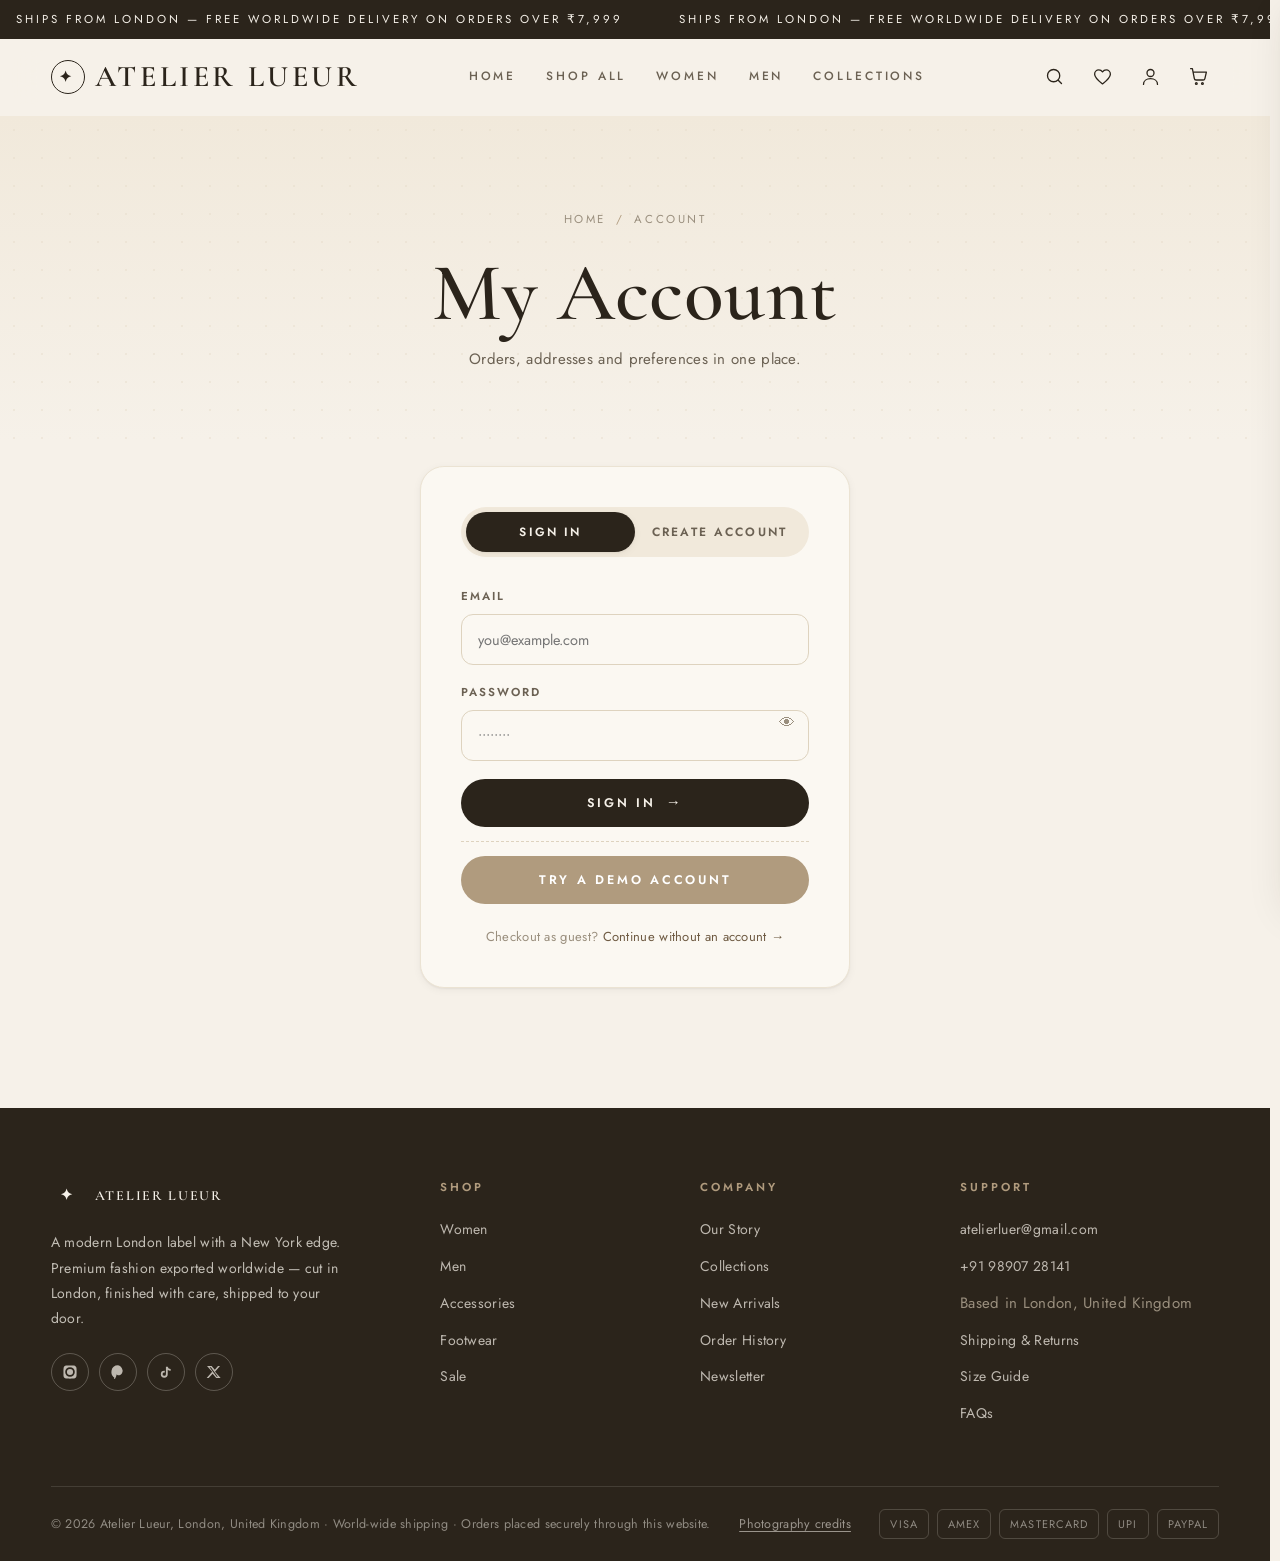
<file: account.html>
<!DOCTYPE html>
<html lang="en">
<head>
  <meta charset="UTF-8">
  <meta name="viewport" content="width=device-width, initial-scale=1.0">
  <title>Account — Atelier</title>
  <meta name="description" content="Sign in, register or manage your Atelier Lueur account.">
  <link rel="preconnect" href="https://fonts.googleapis.com">
  <link rel="preconnect" href="https://fonts.gstatic.com" crossorigin>
  <link href="https://fonts.googleapis.com/css2?family=Cormorant+Garamond:ital,wght@0,400;0,500;0,600;0,700;1,400;1,500&family=Jost:wght@300;400;500;600&display=swap" rel="stylesheet">
  <link rel="stylesheet" href="css/styles.css">
  <link rel="icon" href="data:image/svg+xml,<svg xmlns='http://www.w3.org/2000/svg' viewBox='0 0 100 100'><text y='.9em' font-size='90'>✦</text></svg>">
</head>
<body>

  <main data-main>

    <section class="page-hero">
      <div class="inner container">
        <nav class="breadcrumb"><a href="index.html">Home</a><span class="sep">/</span><span id="bc">Account</span></nav>
        <h1 class="display mt-16" id="heroTitle">My Account</h1>
        <p id="heroSub">Orders, addresses and preferences in one place.</p>
      </div>
    </section>

    <section class="container section" style="padding-top:24px;padding-bottom:120px">
      <div class="auth-wrap" id="authView"></div>
      <div class="account-grid" id="dashView" style="display:none">
        <aside class="account-side" id="acctSide"></aside>
        <div class="acct-panel" id="acctPanel"></div>
      </div>
    </section>

  </main>

  <div class="preloader" id="preloader"><div><div class="pl-mark">L<span class="dot">✦</span>UEUR</div><div class="pl-line"></div></div></div>

  <script src="js/data.js"></script>
  <script src="js/store.js"></script>
  <script src="js/ui.js"></script>
  <script src="js/account.js"></script>
</body>
</html>
</file>
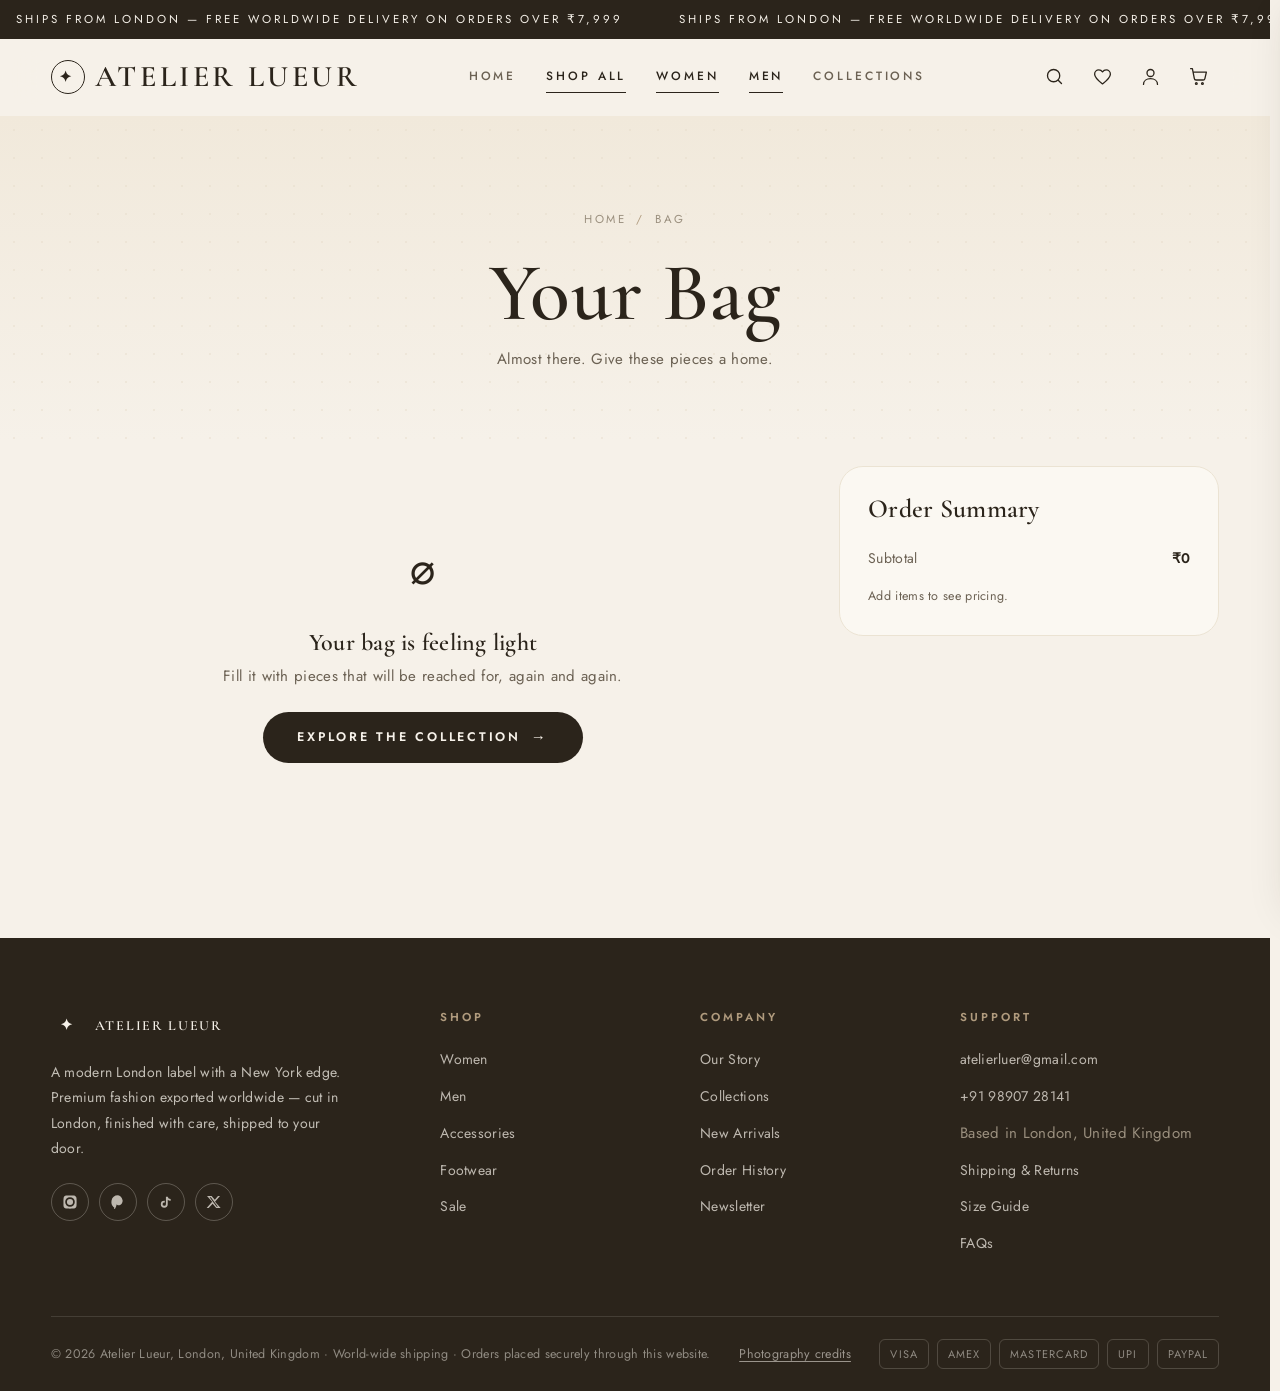
<file: cart.html>
<!DOCTYPE html>
<html lang="en">
<head>
  <meta charset="UTF-8">
  <meta name="viewport" content="width=device-width, initial-scale=1.0">
  <title>Your Bag — Atelier Lueur</title>
  <meta name="description" content="Review and manage your shopping bag before checkout.">
  <link rel="preconnect" href="https://fonts.googleapis.com">
  <link rel="preconnect" href="https://fonts.gstatic.com" crossorigin>
  <link href="https://fonts.googleapis.com/css2?family=Cormorant+Garamond:ital,wght@0,400;0,500;0,600;0,700;1,400;1,500&family=Jost:wght@300;400;500;600&display=swap" rel="stylesheet">
  <link rel="stylesheet" href="css/styles.css">
  <link rel="icon" href="data:image/svg+xml,<svg xmlns='http://www.w3.org/2000/svg' viewBox='0 0 100 100'><text y='.9em' font-size='90'>✦</text></svg>">
</head>
<body>

  <main data-main>

    <section class="page-hero">
      <div class="inner container">
        <nav class="breadcrumb"><a href="index.html">Home</a><span class="sep">/</span><span>Bag</span></nav>
        <h1 class="display mt-16" id="pageTitle">Your Bag</h1>
        <p>Almost there. Give these pieces a home.</p>
      </div>
    </section>

    <section class="container section" style="padding-top:24px">
      <div class="cart-page">
        <div class="cart-list" id="cartList"></div>
        <aside class="order-summary" id="orderSummary"></aside>
      </div>
    </section>

    <section class="section" id="upsellSection" style="display:none">
      <div class="container">
        <div class="flex-between mb-32"><div><span class="eyebrow reveal">Complete the look</span><h2 class="h-md mt-8 reveal" data-delay="1">Loved with your bag</h2></div></div>
        <div class="grid g-4" id="upsellGrid"></div>
      </div>
    </section>

  </main>

  <div class="preloader" id="preloader"><div><div class="pl-mark">L<span class="dot">✦</span>UEUR</div><div class="pl-line"></div></div></div>

  <script src="js/data.js"></script>
  <script src="js/store.js"></script>
  <script src="js/ui.js"></script>
  <script src="js/cart.js"></script>
</body>
</html>
</file>
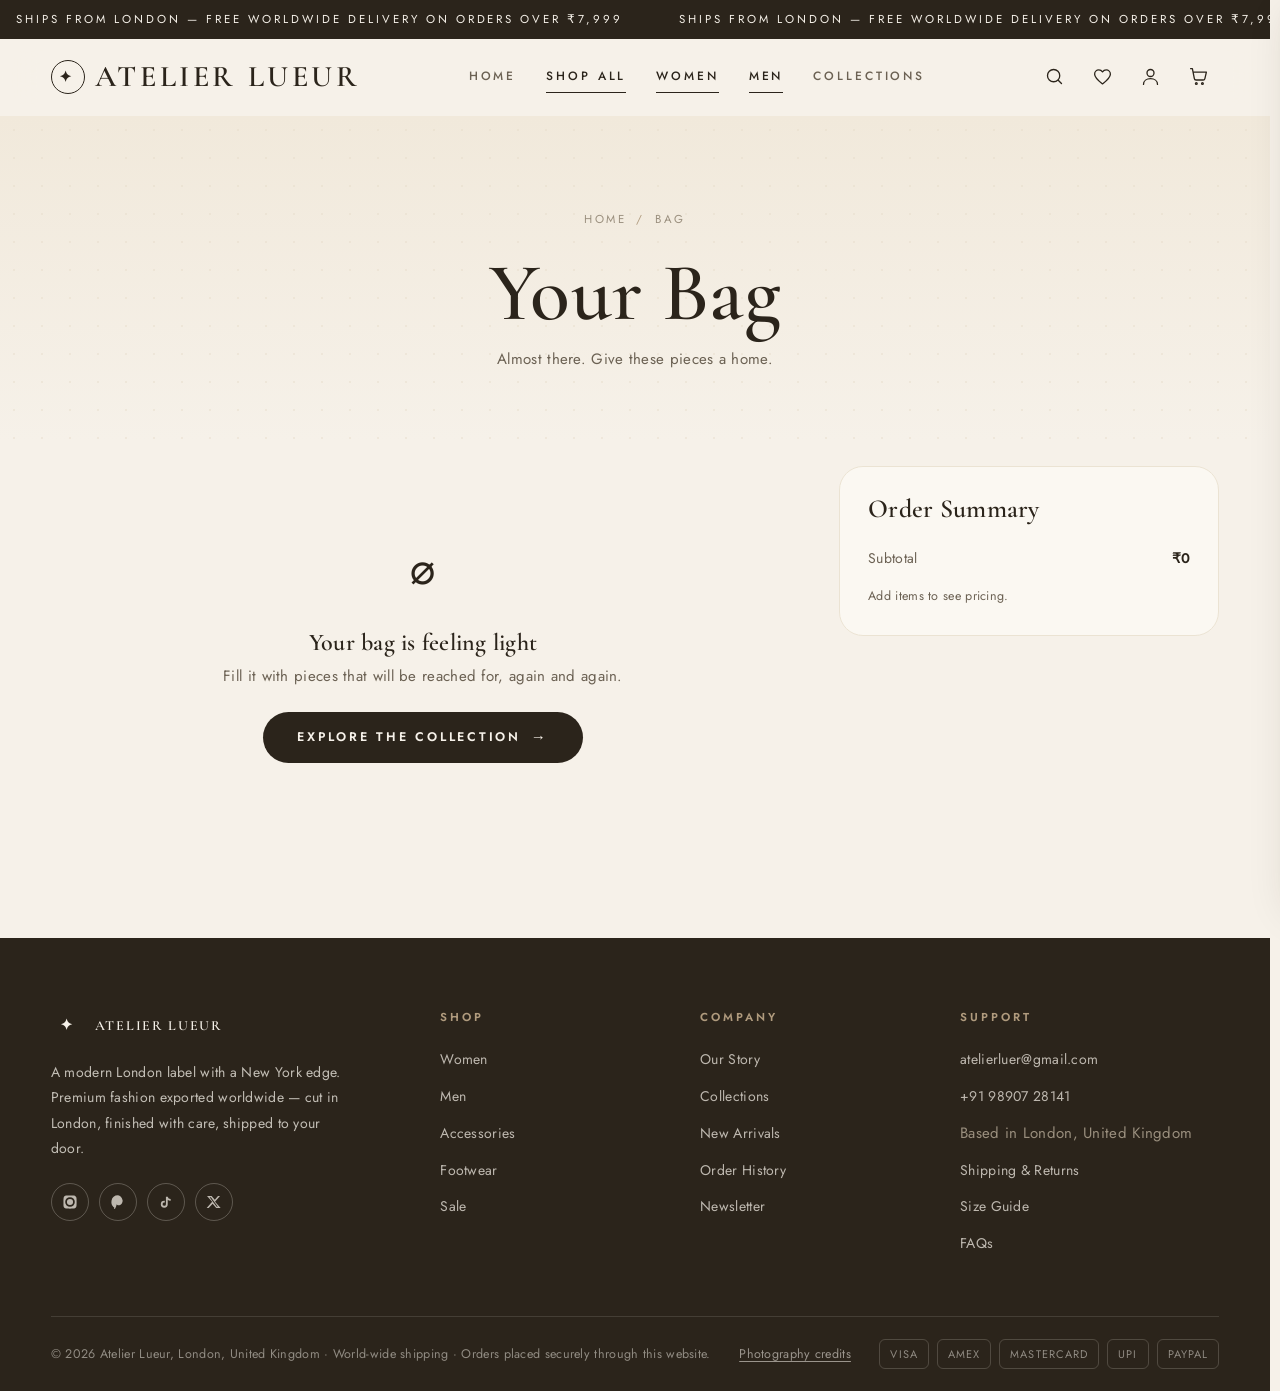
<file: checkout.html>
<!DOCTYPE html>
<html lang="en">
<head>
  <meta charset="UTF-8">
  <meta name="viewport" content="width=device-width, initial-scale=1.0">
  <title>Checkout — Atelier Lueur</title>
  <meta name="description" content="Secure checkout.">
  <link rel="preconnect" href="https://fonts.googleapis.com">
  <link rel="preconnect" href="https://fonts.gstatic.com" crossorigin>
  <link href="https://fonts.googleapis.com/css2?family=Cormorant+Garamond:ital,wght@0,400;0,500;0,600;0,700;1,400;1,500&family=Jost:wght@300;400;500;600&display=swap" rel="stylesheet">
  <link rel="stylesheet" href="css/styles.css">
  <link rel="icon" href="data:image/svg+xml,<svg xmlns='http://www.w3.org/2000/svg' viewBox='0 0 100 100'><text y='.9em' font-size='90'>✦</text></svg>">
</head>
<body>

  <main data-main>

    <section class="page-hero" style="padding:34px 0 8px;background:transparent">
      <div class="inner container">
        <nav class="breadcrumb"><a href="cart.html">Bag</a><span class="sep">/</span><span>Checkout</span></nav>
      </div>
    </section>

    <section class="container section" style="padding-top:24px">
      <div class="checkout-grid">

        <div>
          <!-- stepper -->
          <div class="stepper" id="stepper">
            <div class="step active" data-step="1"><span class="step-num">1</span><div><b>Contact &amp; Delivery</b><small>Where should we send it?</small></div></div>
            <div class="step-line"></div>
            <div class="step" data-step="2"><span class="step-num">2</span><div><b>Payment</b><small>How would you like to pay?</small></div></div>
          </div>

          <!-- STEP 1 -->
          <div class="checkout-panel" id="panel1">
            <h2 class="h-sm mb-8">Contact</h2>

            <div class="field">
              <label>Email <span class="req">*</span></label>
              <input type="email" id="cEmail" placeholder="you@example.com" autocomplete="email">
              <div class="field-err">Enter a valid email address.</div>
            </div>

            <div class="field-row">
              <div class="field">
                <label>First name <span class="req">*</span></label>
                <input type="text" id="cFirst" placeholder="Ananya" autocomplete="given-name">
                <div class="field-err">Required.</div>
              </div>
              <div class="field">
                <label>Last name <span class="req">*</span></label>
                <input type="text" id="cLast" placeholder="Sharma" autocomplete="family-name">
                <div class="field-err">Required.</div>
              </div>
            </div>

            <div class="field">
              <label>Address <span class="req">*</span></label>
              <input type="text" id="cAddr" placeholder="MG Road, 42" autocomplete="street-address">
              <div class="field-err">Required.</div>
            </div>

            <div class="field-row">
              <div class="field">
                <label>City <span class="req">*</span></label>
                <input type="text" id="cCity" placeholder="Bengaluru">
                <div class="field-err">Required.</div>
              </div>
              <div class="field" style="flex:0.6">
                <label>Postcode <span class="req">*</span></label>
                <input type="text" id="cZip" placeholder="560001" maxlength="10">
                <div class="field-err">Required.</div>
              </div>
            </div>

            <div class="field-row">
              <div class="field">
                <label>Country <span class="req">*</span></label>
                <select id="cCountry">
                  <option value="">Select a country…</option><option>United Kingdom</option><option>United States</option><option>United Arab Emirates</option><option>Singapore</option><option>Australia</option><option>Canada</option><option>Germany</option><option>France</option><option>Italy</option><option>Spain</option><option>Japan</option><option>South Africa</option><option>India</option>
                </select>
                <div class="field-err">Required.</div>
              </div>
              <div class="field">
                <label>Phone <span class="req">*</span></label>
                <input type="tel" id="cPhone" placeholder="+44 7700 900123">
                <div class="field-err">Required.</div>
              </div>
            </div>

            <label class="saved-addr mt-8" style="display:flex;align-items:center;gap:10px;padding:12px 16px;font-size:13px">
              <input type="checkbox" id="saveAddr" checked style="accent-color:var(--ink)"> Save this address to my account for faster checkout next time.
            </label>

            <h2 class="h-sm mt-32 mb-8">Delivery method</h2>
            <div class="grid gap-12">
              <div class="method-card selected" data-mid="std">
                <span class="radio"></span>
                <div><div class="mc-title">Standard</div><div class="mc-sub">Arrives in 4–6 business days</div></div>
                <span class="mc-price">FREE</span>
              </div>
              <div class="method-card" data-mid="exp">
                <span class="radio"></span>
                <div><div class="mc-title">Express</div><div class="mc-sub">Arrives in 2–3 business days</div></div>
                <span class="mc-price">₹399</span>
              </div>
              <div class="method-card" data-mid="prm">
                <span class="radio"></span>
                <div><div class="mc-title">Premium Same-Day</div><div class="mc-sub">Today — London, New York, Paris</div></div>
                <span class="mc-price">₹599</span>
              </div>
            </div>

            <button class="btn btn--primary btn--block mt-32" id="toStep2">Continue to Payment <span class="ico">→</span></button>
          </div>

          <!-- STEP 2 -->
          <div class="checkout-panel" id="panel2" style="display:none">
            <h2 class="h-sm mb-16">Payment</h2>

            <div class="method-card selected mb-16" data-pay="card">
              <span class="radio"></span>
              <div class="pay-option" style="flex:1"><div><div class="mc-title">Card</div><div class="mc-sub">Visa, Mastercard, Amex</div></div>
              <div class="pay-icons"><span>VISA</span><span>AMEX</span><span>MC</span></div></div>
            </div>

            <div id="cardFields">
              <div class="field">
                <label>Card number <span class="req">*</span></label>
                <input type="text" id="cardNum" inputmode="numeric" placeholder="4242 4242 4242 4242" maxlength="19">
                <div class="field-err">Enter a valid card number.</div>
              </div>
              <div class="field-row">
                <div class="field">
                  <label>Expiry <span class="req">*</span></label>
                  <input type="text" id="cardExp" inputmode="numeric" placeholder="MM / YY" maxlength="7">
                  <div class="field-err">Valid future date required.</div>
                </div>
                <div class="field">
                  <label>CVC <span class="req">*</span></label>
                  <input type="text" id="cardCvc" inputmode="numeric" placeholder="123" maxlength="4">
                  <div class="field-err">3–4 digits.</div>
                </div>
              </div>
              <div class="field">
                <label>Name on card <span class="req">*</span></label>
                <input type="text" id="cardName" placeholder="ANANYA SHARMA">
                <div class="field-err">Required.</div>
              </div>
            </div>

            <div class="method-card mb-8" data-pay="paypal">
              <span class="radio"></span>
              <div class="pay-option" style="flex:1"><div><div class="mc-title">PayPal</div><div class="mc-sub">You'll be redirected to confirm</div></div><span class="pay-icons"><span style="font-weight:600;font-size:13px">Pay</span><span>Pal</span></div></div>
            </div>
            <div class="method-card" data-pay="apple">
              <span class="radio"></span>
              <div class="pay-option" style="flex:1"><div><div class="mc-title">Apple Pay</div><div class="mc-sub">Fast checkout with Face ID</div></div><span class="pay-icons"><span style="font-weight:600;font-size:13px"></span></div></div>
            </div>

            <div class="pay-note mt-24" style="display:flex;gap:10px;align-items:center;font-size:12.5px;color:var(--ink-soft);background:var(--bg-cream);padding:14px 16px;border-radius:var(--radius)">
              🔒 256-bit SSL encrypted. We never store your full card details.
            </div>

            <div class="flex gap-12 mt-32">
              <button class="btn btn--ghost" id="backStep1">← Back</button>
              <button class="btn btn--primary btn--block" id="placeOrder"><span class="shine"></span>Pay <span class="amt-btn" id="payAmt"></span></button>
            </div>
          </div>
        </div>

        <!-- summary -->
        <aside class="checkout-summary" id="checkoutSummary"></aside>
      </div>
    </section>

  </main>

  <div class="preloader" id="preloader"><div><div class="pl-mark">L<span class="dot">✦</span>UEUR</div><div class="pl-line"></div></div></div>

  <script src="js/data.js"></script>
  <script src="js/store.js"></script>
  <script src="js/ui.js"></script>
  <script src="js/checkout.js"></script>
</body>
</html>
</file>
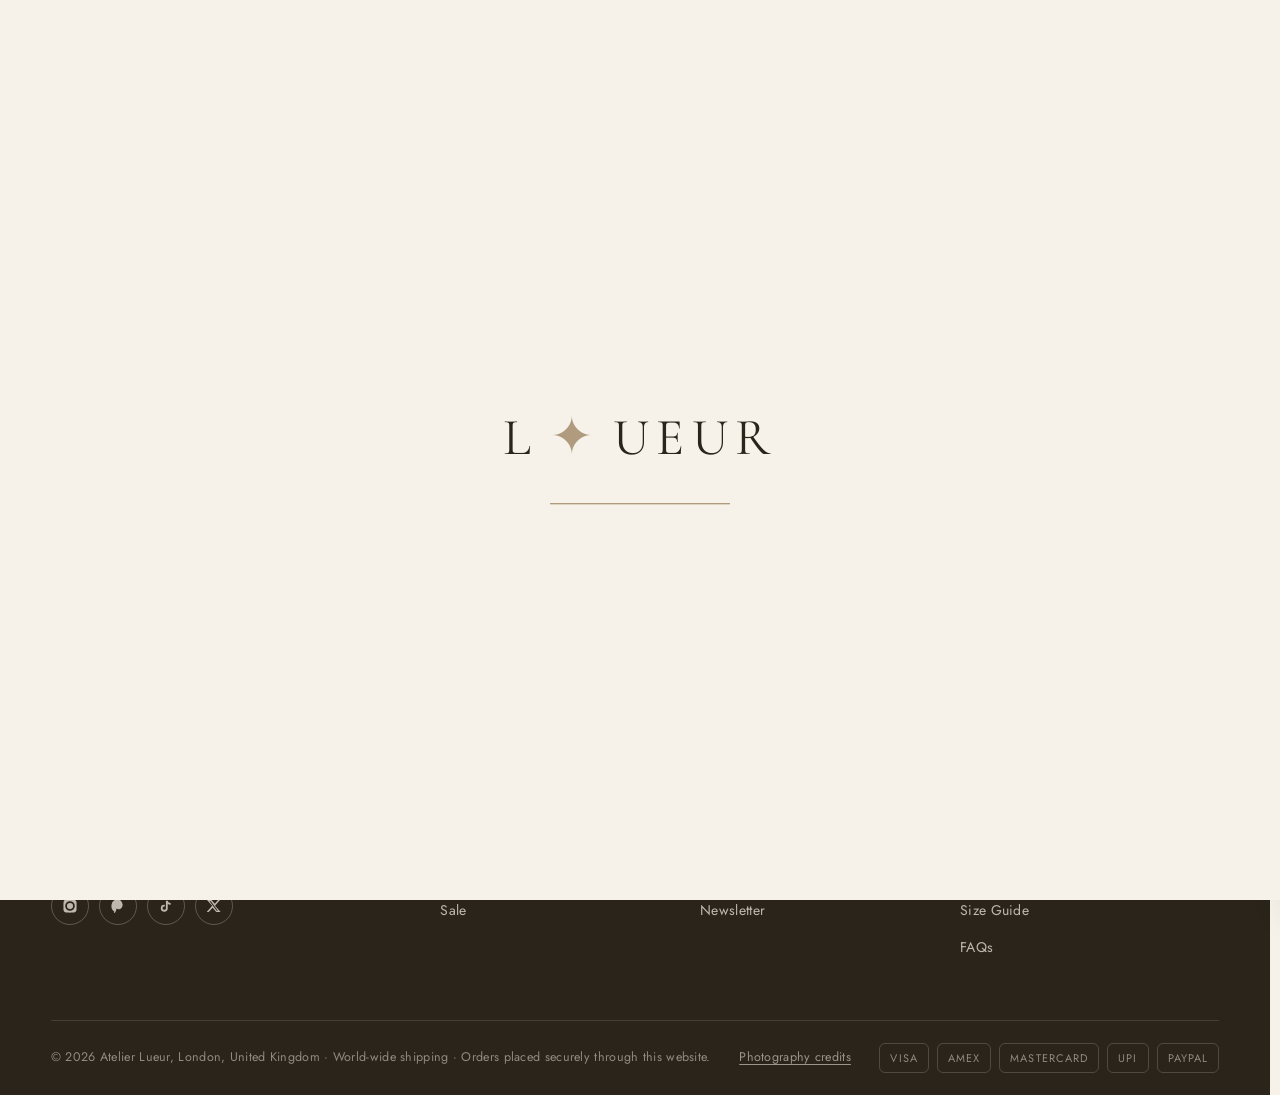
<file: confirmation.html>
<!DOCTYPE html>
<html lang="en">
<head>
  <meta charset="UTF-8">
  <meta name="viewport" content="width=device-width, initial-scale=1.0">
  <title>Order Confirmed — Atelier Lueur</title>
  <meta name="description" content="Thank you for your order.">
  <link rel="preconnect" href="https://fonts.googleapis.com">
  <link rel="preconnect" href="https://fonts.gstatic.com" crossorigin>
  <link href="https://fonts.googleapis.com/css2?family=Cormorant+Garamond:ital,wght@0,400;0,500;0,600;0,700;1,400;1,500&family=Jost:wght@300;400;500;600&display=swap" rel="stylesheet">
  <link rel="stylesheet" href="css/styles.css">
  <link rel="icon" href="data:image/svg+xml,<svg xmlns='http://www.w3.org/2000/svg' viewBox='0 0 100 100'><text y='.9em' font-size='90'>✦</text></svg>">
</head>
<body>

  <main data-main>

    <section class="success-hero">
      <div class="container">
        <div class="success-ring">✓</div>
        <span class="eyebrow" style="justify-content:center">Payment confirmed</span>
        <h1 class="h-lg mt-16">Grazie, thank you.</h1>
        <p class="muted mt-8">Your order has been received and is being prepared with care.<br>A confirmation email is on its way.</p>

        <div class="order-ticket">
          <div class="ticket-head">
            <div><div class="ord-id" id="ordId">AT-XXXXXX</div><div class="tiny mt-8" style="opacity:.6" id="ordDate"></div></div>
            <span class="ord-status">Processing</span>
          </div>
          <div class="ticket-body">
            <div class="checkout-summary mini" id="ordSummary"></div>
            <div class="grid g-2 mt-24">
              <div>
                <div class="tiny mb-8" style="letter-spacing:.2em;color:var(--ink-faint)">DELIVER TO</div>
                <div class="small" id="ordAddr" style="line-height:1.8"></div>
              </div>
              <div>
                <div class="tiny mb-8" style="letter-spacing:.2em;color:var(--ink-faint)">PAYMENT</div>
                <div class="small" id="ordPay"></div>
              </div>
            </div>
            <div class="os-divider"></div>
            <div class="os-total"><span class="lbl">Total Paid</span><span class="amt" id="ordTotal"></span></div>
          </div>
        </div>

        <div class="mt-48 flex gap-12" style="justify-content:center;flex-wrap:wrap">
          <a class="btn btn--primary" href="shop.html">Continue Shopping <span class="ico">→</span></a>
          <a class="btn btn--ghost" href="account.html#orders">Track My Order</a>
        </div>
      </div>
    </section>

  </main>

  <div class="preloader" id="preloader"><div><div class="pl-mark">L<span class="dot">✦</span>UEUR</div><div class="pl-line"></div></div></div>

  <script src="js/data.js"></script>
  <script src="js/store.js"></script>
  <script src="js/ui.js"></script>
  <script src="js/confirmation.js"></script>
</body>
</html>
</file>
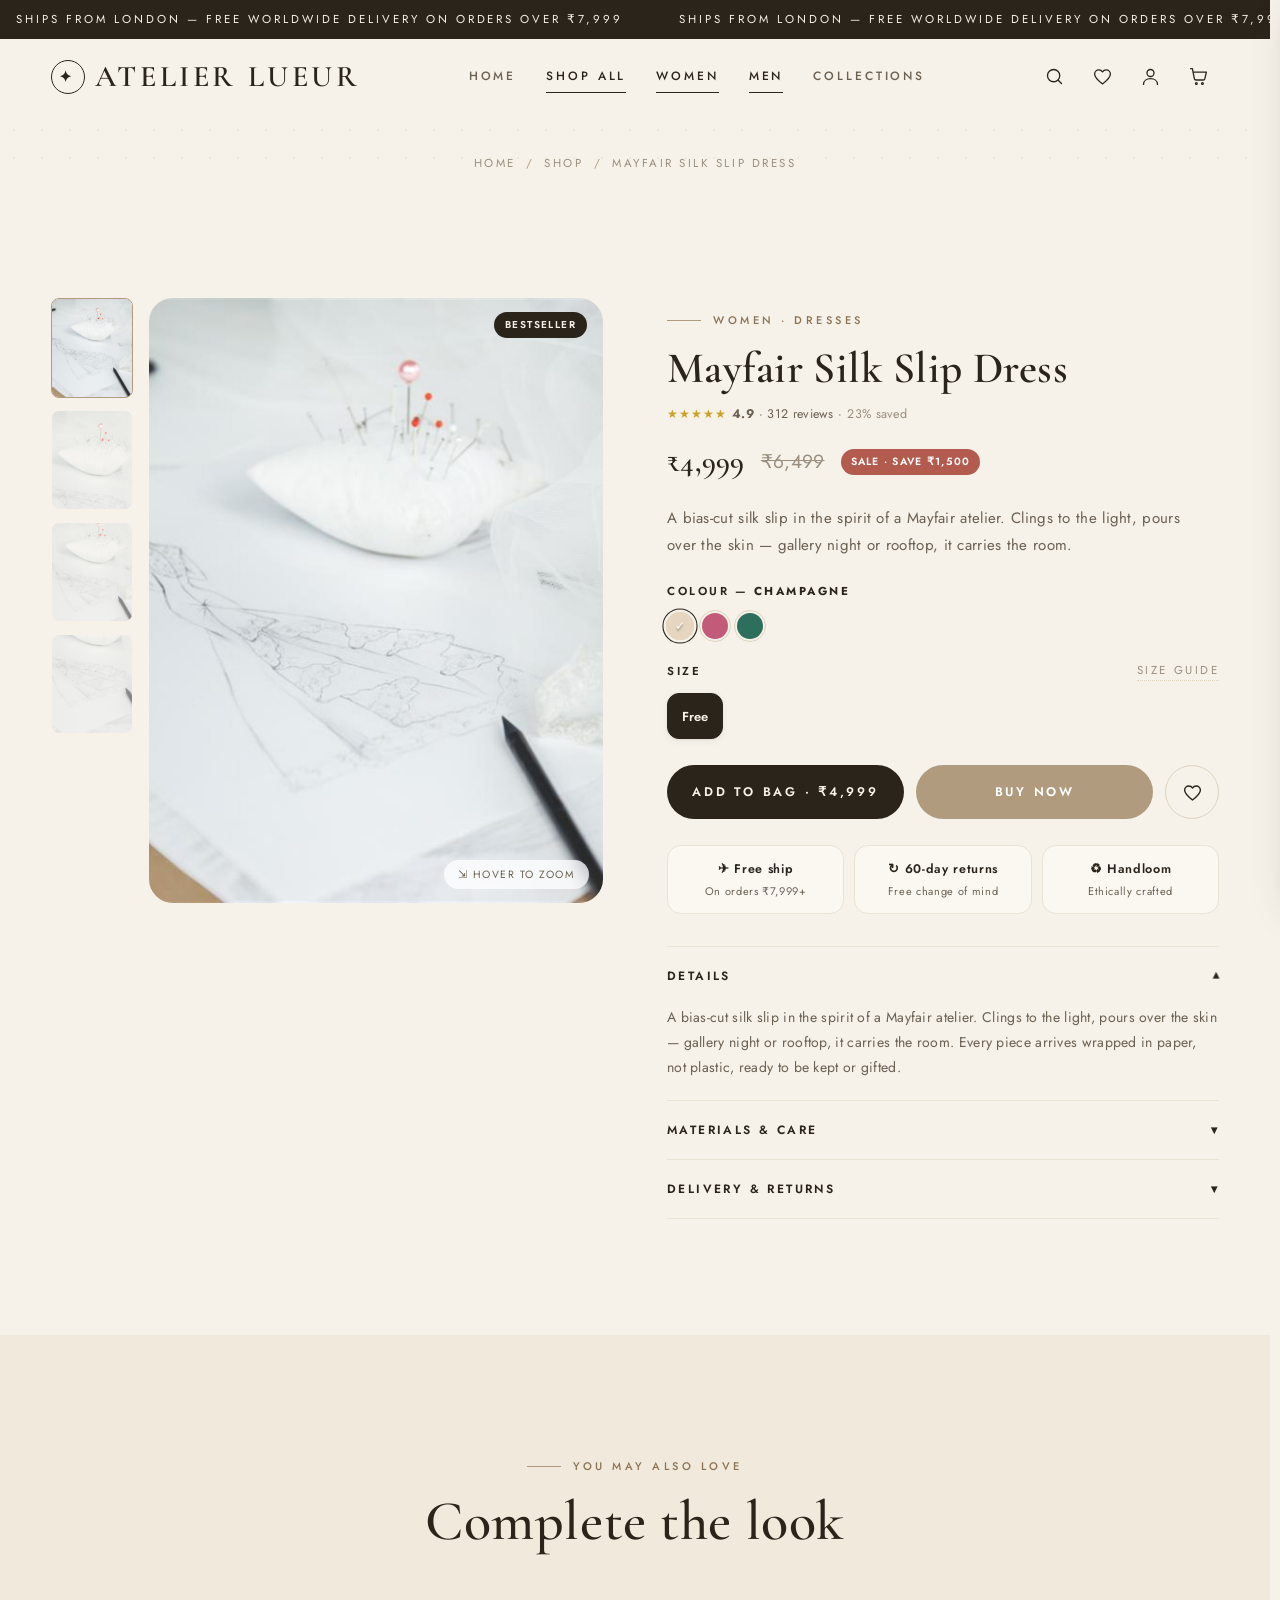
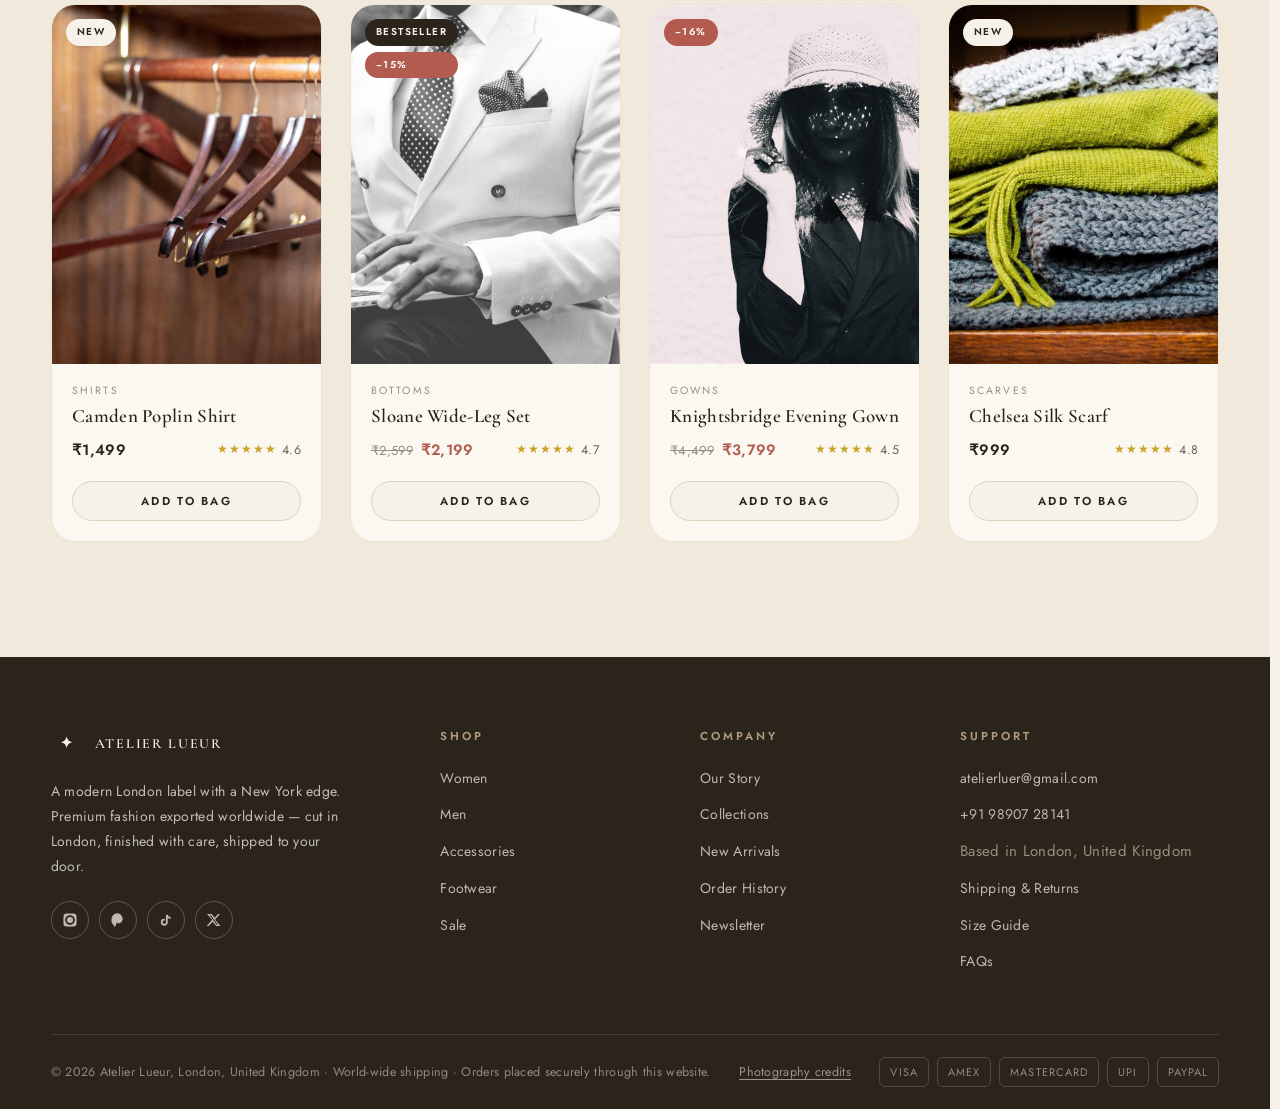
<file: product.html>
<!DOCTYPE html>
<html lang="en">
<head>
  <meta charset="UTF-8">
  <meta name="viewport" content="width=device-width, initial-scale=1.0">
  <title>Product — Atelier Lueur</title>
  <meta name="description" content="Product detail page.">
  <link rel="preconnect" href="https://fonts.googleapis.com">
  <link rel="preconnect" href="https://fonts.gstatic.com" crossorigin>
  <link href="https://fonts.googleapis.com/css2?family=Cormorant+Garamond:ital,wght@0,400;0,500;0,600;0,700;1,400;1,500&family=Jost:wght@300;400;500;600&display=swap" rel="stylesheet">
  <link rel="stylesheet" href="css/styles.css">
  <link rel="icon" href="data:image/svg+xml,<svg xmlns='http://www.w3.org/2000/svg' viewBox='0 0 100 100'><text y='.9em' font-size='90'>✦</text></svg>">
</head>
<body>

  <main data-main>
    <section class="page-hero" style="padding:34px 0 8px;background:transparent">
      <div class="inner container">
        <nav class="breadcrumb">
          <a href="index.html">Home</a><span class="sep">/</span>
          <a href="shop.html">Shop</a><span class="sep">/</span>
          <span id="bcName">Product</span>
        </nav>
      </div>
    </section>

    <section class="container section">
      <div class="pd-wrap">
        <div class="pd-gallery" id="pdGallery"></div>
        <div class="pd-info" id="pdInfo"></div>
      </div>
    </section>

    <section class="section section--soft" id="relatedSection">
      <div class="container">
        <div class="section-head">
          <span class="eyebrow reveal">You may also love</span>
          <h2 class="h-lg mt-16 reveal" data-delay="1">Complete the look</h2>
        </div>
        <div class="grid g-4" id="relatedGrid"></div>
      </div>
    </section>
  </main>

  <div class="preloader" id="preloader"><div><div class="pl-mark">L<span class="dot">✦</span>UEUR</div><div class="pl-line"></div></div></div>

  <script src="js/data.js"></script>
  <script src="js/store.js"></script>
  <script src="js/ui.js"></script>
  <script src="js/product.js"></script>
</body>
</html>
</file>
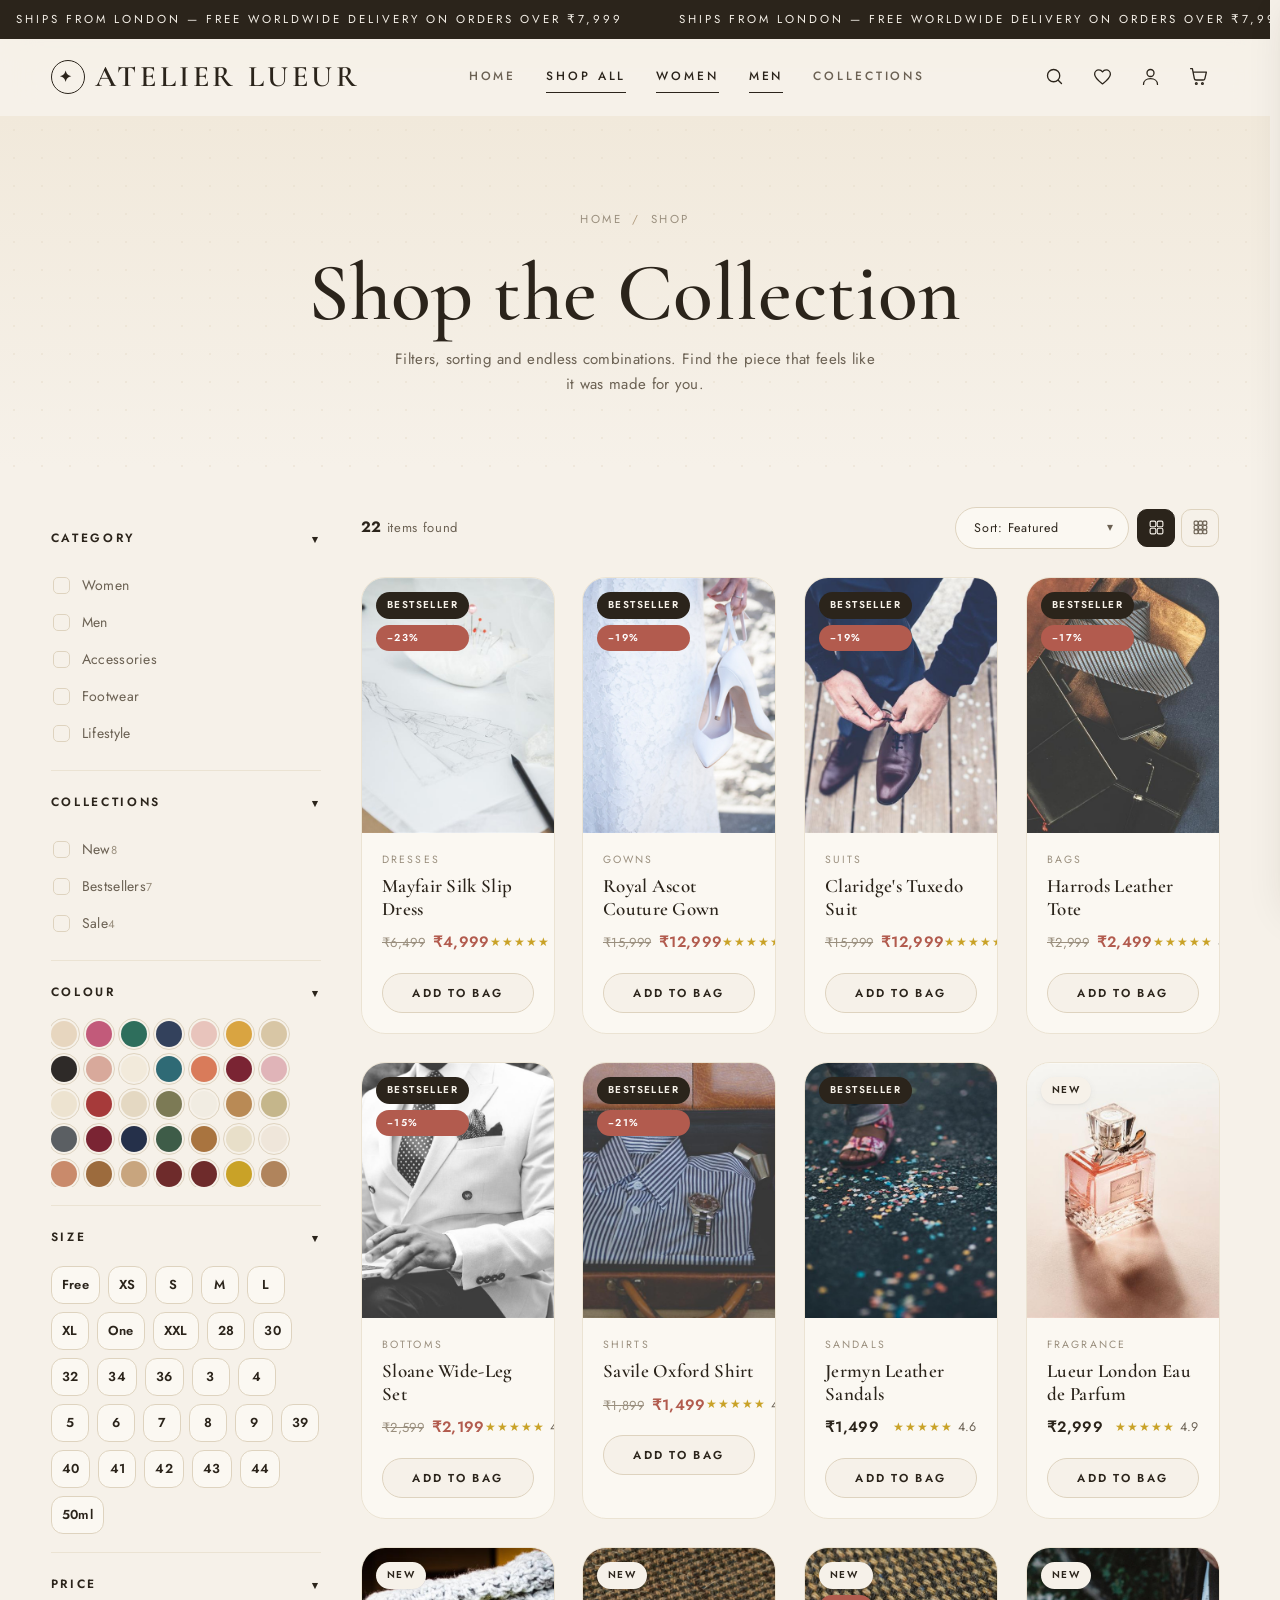
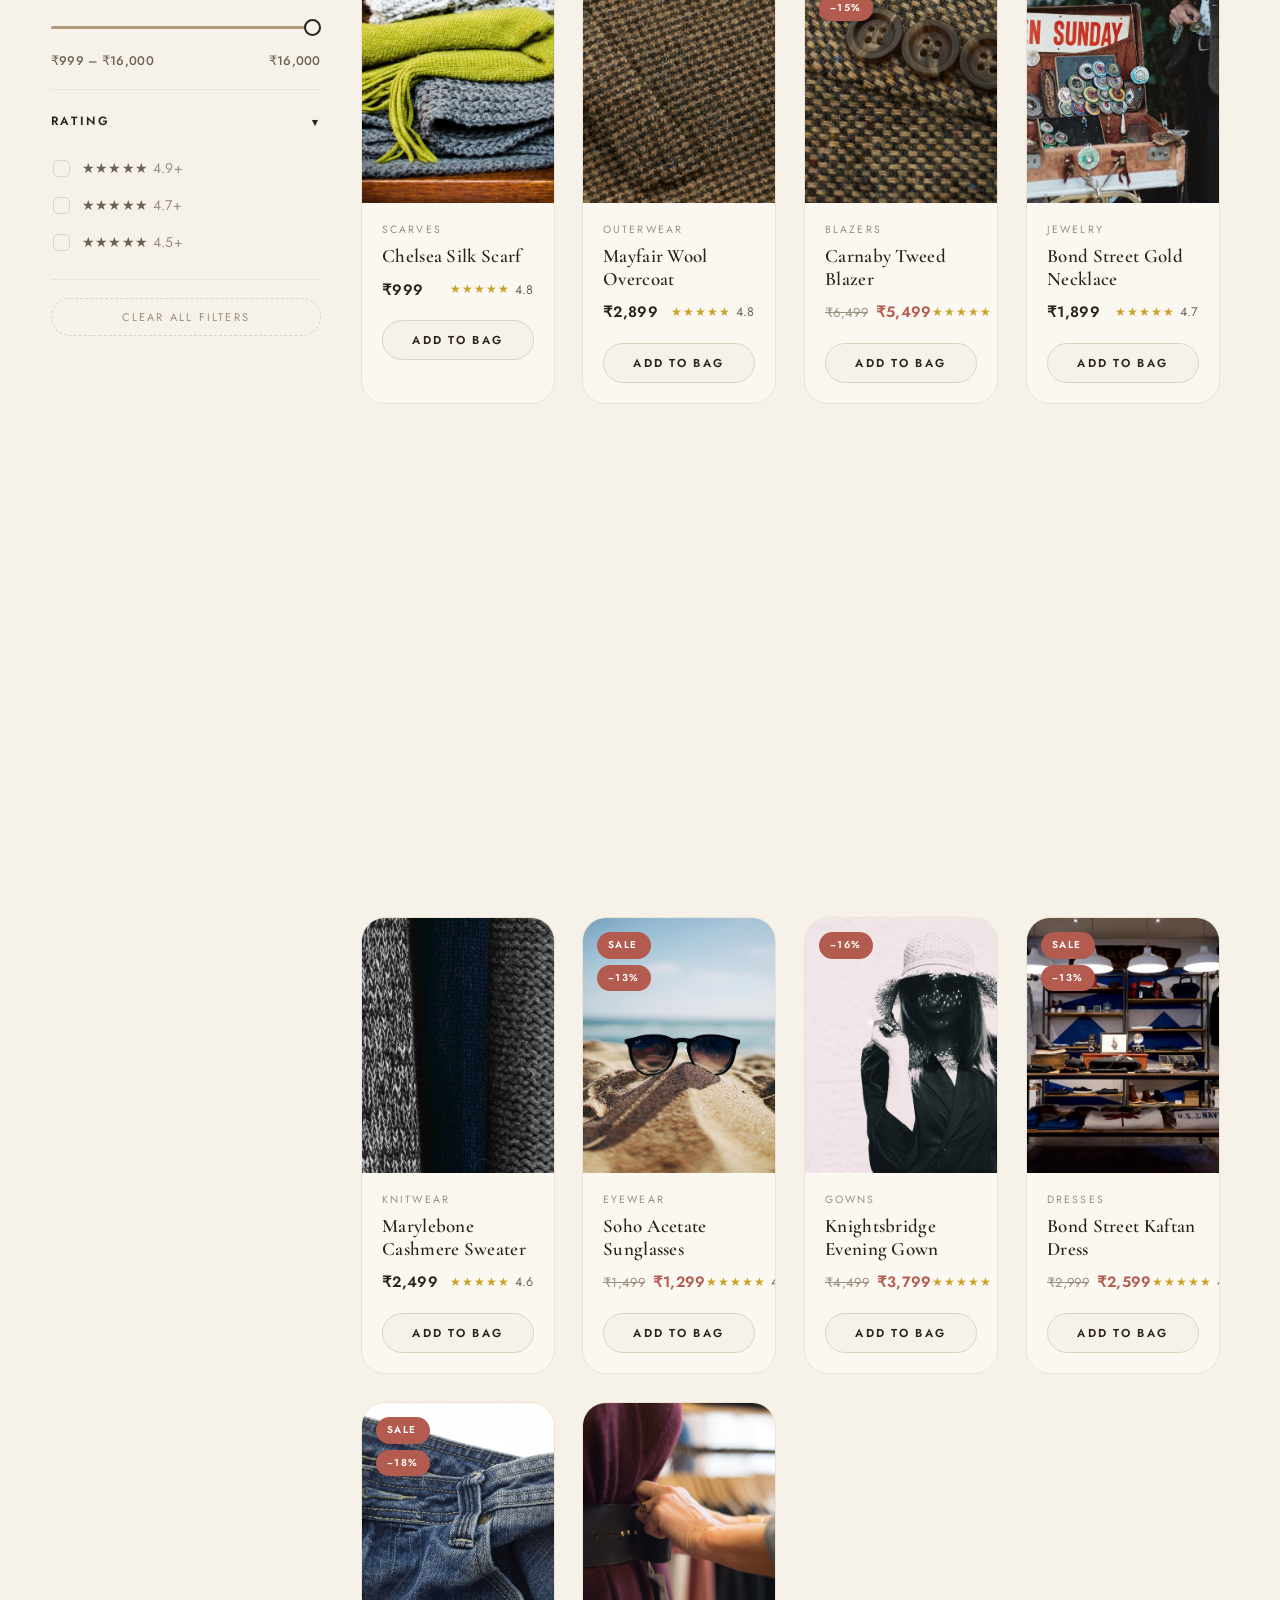
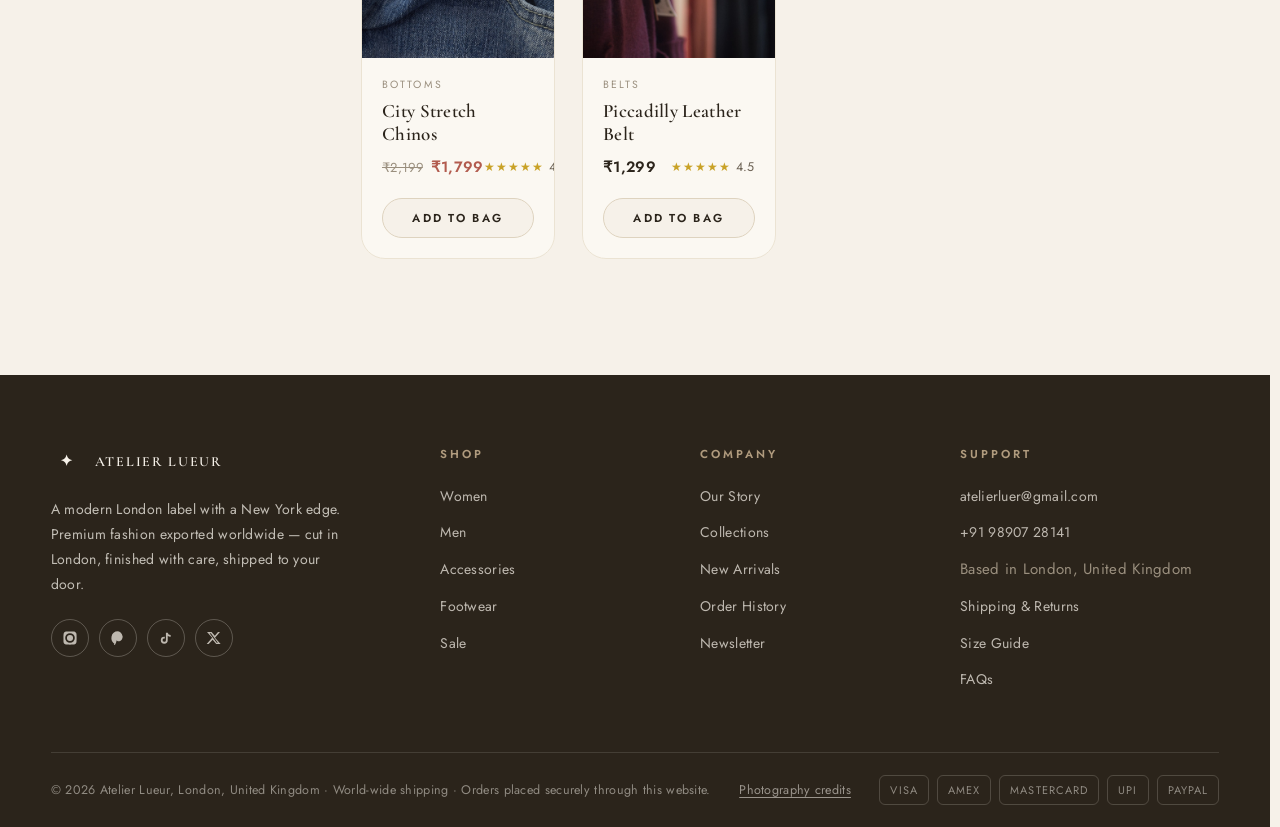
<file: shop.html>
<!DOCTYPE html>
<html lang="en">
<head>
  <meta charset="UTF-8">
  <meta name="viewport" content="width=device-width, initial-scale=1.0">
  <title>Shop All — Atelier Lueur</title>
  <meta name="description" content="Browse the full Atelier Lueur collection of modern London & NY fashion. Filter by category, colour, size and price.">
  <link rel="preconnect" href="https://fonts.googleapis.com">
  <link rel="preconnect" href="https://fonts.gstatic.com" crossorigin>
  <link href="https://fonts.googleapis.com/css2?family=Cormorant+Garamond:ital,wght@0,400;0,500;0,600;0,700;1,400;1,500&family=Jost:wght@300;400;500;600&display=swap" rel="stylesheet">
  <link rel="stylesheet" href="css/styles.css">
  <link rel="icon" href="data:image/svg+xml,<svg xmlns='http://www.w3.org/2000/svg' viewBox='0 0 100 100'><text y='.9em' font-size='90'>✦</text></svg>">
</head>
<body>

  <main data-main>

    <section class="page-hero">
      <div class="inner container">
        <nav class="breadcrumb"><a href="index.html">Home</a><span class="sep">/</span><span>Shop</span></nav>
        <h1 class="display" id="pageTitle">Shop the Collection</h1>
        <p>Filters, sorting and endless combinations. Find the piece that feels like it was made for you.</p>
      </div>
    </section>

    <section class="container section" style="padding-top:40px">
      <button class="filter-mobile-toggle" id="filterToggle">☰ Refine &amp; Filter</button>
      <div class="shop-layout">

        <!-- ============ FILTERS ============ -->
        <aside class="filter-panel" id="filterPanel">

          <div class="filter-group" id="fg-cat">
            <div class="filter-title">Category <span class="chev">▾</span></div>
            <div class="filter-body" id="filters-cat"></div>
          </div>

          <div class="filter-group" id="fg-tag">
            <div class="filter-title">Collections <span class="chev">▾</span></div>
            <div class="filter-body" id="filters-tag"></div>
          </div>

          <div class="filter-group" id="fg-color">
            <div class="filter-title">Colour <span class="chev">▾</span></div>
            <div class="filter-body" id="filters-color"></div>
          </div>

          <div class="filter-group" id="fg-size">
            <div class="filter-title">Size <span class="chev">▾</span></div>
            <div class="filter-body" id="filters-size"></div>
          </div>

          <div class="filter-group" id="fg-price">
            <div class="filter-title">Price <span class="chev">▾</span></div>
            <div class="filter-body">
              <div class="range-track">
                <input type="range" id="priceMax" min="500" max="16000" step="250" value="16000">
              </div>
              <div class="price-labels"><span id="priceShown">₹999 – ₹16,000</span><span id="priceMaxShown">₹16,000</span></div>
            </div>
          </div>

          <div class="filter-group" id="fg-rating">
            <div class="filter-title">Rating <span class="chev">▾</span></div>
            <div class="filter-body" id="filters-rating"></div>
          </div>

          <button class="filter-clear" id="filterClear">Clear all filters</button>
        </aside>

        <!-- ============ RESULTS ============ -->
        <div>
          <div class="active-chips" id="activeChips" style="display:none"></div>

          <div class="shop-toolbar">
            <span class="shop-count"><b id="resultCount">0</b> items found</span>
            <div class="flex gap-8">
              <div class="sort-select">
                <select id="sortSelect" aria-label="Sort products">
                  <option value="featured">Sort: Featured</option>
                  <option value="price-asc">Price: Low → High</option>
                  <option value="price-desc">Price: High → Low</option>
                  <option value="rating">Top Rated</option>
                  <option value="name">Name A–Z</option>
                </select>
              </div>
              <div class="layout-toggle">
                <button class="layout-btn active" data-grid="4" aria-label="Four columns"><svg viewBox="0 0 24 24"><rect x="3" y="3" width="8" height="8" rx="2"/><rect x="13" y="3" width="8" height="8" rx="2"/><rect x="3" y="13" width="8" height="8" rx="2"/><rect x="13" y="13" width="8" height="8" rx="2"/></svg></button>
                <button class="layout-btn" data-grid="3" aria-label="Three columns"><svg viewBox="0 0 24 24"><rect x="3" y="3" width="5.5" height="5.5" rx="1.5"/><rect x="9.2" y="3" width="5.5" height="5.5" rx="1.5"/><rect x="15.4" y="3" width="5.5" height="5.5" rx="1.5"/><rect x="3" y="9.2" width="5.5" height="5.5" rx="1.5"/><rect x="9.2" y="9.2" width="5.5" height="5.5" rx="1.5"/><rect x="15.4" y="9.2" width="5.5" height="5.5" rx="1.5"/><rect x="3" y="15.4" width="5.5" height="5.5" rx="1.5"/><rect x="9.2" y="15.4" width="5.5" height="5.5" rx="1.5"/><rect x="15.4" y="15.4" width="5.5" height="5.5" rx="1.5"/></svg></button>
              </div>
            </div>
          </div>

          <div class="grid g-4" id="productGrid"></div>
          <div class="empty-state" id="shopEmpty" style="display:none">
            <span class="es-icon">◌</span>
            <h3>Nothing matches those filters</h3>
            <p>Try widening your search, or clear a few filters to see more pieces.</p>
            <button class="btn btn--outline btn--sm" onclick="window.Shop&&Shop.clearAll()">Clear Filters</button>
          </div>
        </div>

      </div>
    </section>

  </main>

  <div class="preloader" id="preloader"><div><div class="pl-mark">L<span class="dot">✦</span>UEUR</div><div class="pl-line"></div></div></div>

  <script src="js/data.js"></script>
  <script src="js/store.js"></script>
  <script src="js/ui.js"></script>
  <script src="js/shop.js"></script>
</body>
</html>
</file>
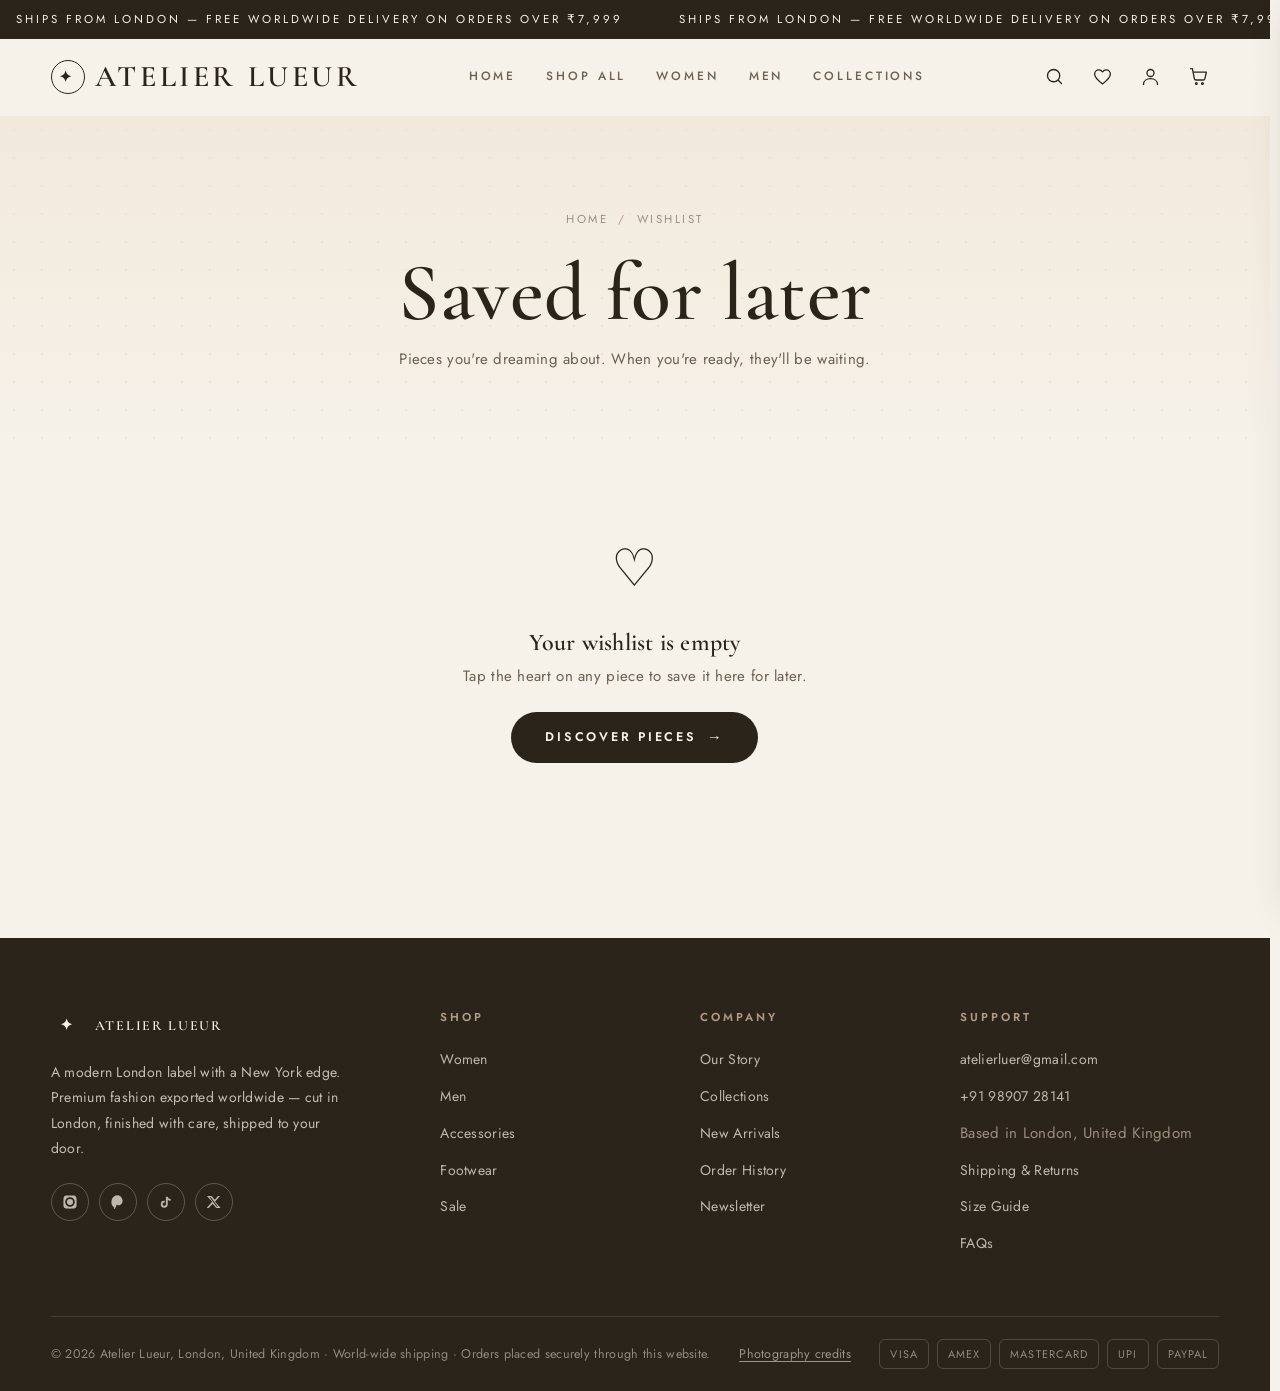
<file: wishlist.html>
<!DOCTYPE html>
<html lang="en">
<head>
  <meta charset="UTF-8">
  <meta name="viewport" content="width=device-width, initial-scale=1.0">
  <title>Wishlist — Atelier</title>
  <meta name="description" content="Your saved Atelier Lueur pieces.">
  <link rel="preconnect" href="https://fonts.googleapis.com">
  <link rel="preconnect" href="https://fonts.gstatic.com" crossorigin>
  <link href="https://fonts.googleapis.com/css2?family=Cormorant+Garamond:ital,wght@0,400;0,500;0,600;0,700;1,400;1,500&family=Jost:wght@300;400;500;600&display=swap" rel="stylesheet">
  <link rel="stylesheet" href="css/styles.css">
  <link rel="icon" href="data:image/svg+xml,<svg xmlns='http://www.w3.org/2000/svg' viewBox='0 0 100 100'><text y='.9em' font-size='90'>✦</text></svg>">
</head>
<body>

  <main data-main>

    <section class="page-hero">
      <div class="inner container">
        <nav class="breadcrumb"><a href="index.html">Home</a><span class="sep">/</span><span>Wishlist</span></nav>
        <h1 class="display mt-16">Saved for later</h1>
        <p>Pieces you're dreaming about. When you're ready, they'll be waiting.</p>
      </div>
    </section>

    <section class="container section" style="padding-top:24px">
      <div class="grid g-4" id="wishGrid"></div>
    </section>

  </main>

  <div class="preloader" id="preloader"><div><div class="pl-mark">L<span class="dot">✦</span>UEUR</div><div class="pl-line"></div></div></div>

  <script src="js/data.js"></script>
  <script src="js/store.js"></script>
  <script src="js/ui.js"></script>
  <script src="js/wishlist.js"></script>
</body>
</html>
</file>
<file: css/styles.css>
/* ============================================================
   ATELIER — Premium Beige E-Commerce Design System
   ============================================================ */

:root {
  --bg:            #F6F1E9;
  --bg-soft:       #FBF8F2;
  --bg-cream:      #F1E9DB;
  --surface:       #FFFFFF;
  --ink:           #2B241B;
  --ink-soft:      #6B6153;
  --ink-faint:     #9A8F7E;
  --sand:          #E4D9C6;
  --sand-dark:     #CDBEA5;
  --sand-deep:     #B09B7E;
  --taupe:         #8B7355;
  --taupe-deep:    #6E5A42;
  --line:          #DED3BF;
  --line-soft:     #EBE3D3;
  --success:       #7C8A6D;
  --danger:        #B25B4E;
  --star:          #C9A227;
  --shadow-sm:     0 1px 2px rgba(43, 36, 27, .06), 0 2px 8px rgba(43, 36, 27, .05);
  --shadow-md:     0 4px 14px rgba(43, 36, 27, .08), 0 10px 30px rgba(43, 36, 27, .06);
  --shadow-lg:     0 12px 40px rgba(43, 36, 27, .12), 0 4px 16px rgba(43, 36, 27, .08);
  --radius-sm:    8px;
  --radius:        14px;
  --radius-lg:     24px;
  --radius-pill:   999px;
  --font-serif:   "Cormorant Garamond", "Times New Roman", serif;
  --font-sans:    "Jost", "Segoe UI", sans-serif;
  --ease:         cubic-bezier(.22, .61, .36, 1);
  --ease-spring:  cubic-bezier(.34, 1.56, .64, 1);
  --nav-h:        76px;
}

* { margin: 0; padding: 0; box-sizing: border-box; }

html { scroll-behavior: smooth; }

body {
  font-family: var(--font-sans);
  background: var(--bg);
  color: var(--ink);
  font-size: 15px;
  line-height: 1.65;
  letter-spacing: .02em;
  -webkit-font-smoothing: antialiased;
  overflow-x: hidden;
}

img { display: block; max-width: 100%; }
a { color: inherit; text-decoration: none; }
ul { list-style: none; }
button { font-family: inherit; cursor: pointer; border: none; background: none; color: inherit; }
input, select, textarea { font-family: inherit; font-size: inherit; color: inherit; }

::selection { background: var(--sand-deep); color: #fff; }

::-webkit-scrollbar { width: 10px; height: 10px; }
::-webkit-scrollbar-track { background: var(--bg); }
::-webkit-scrollbar-thumb { background: var(--sand-dark); border-radius: 8px; border: 2px solid var(--bg); }
::-webkit-scrollbar-thumb:hover { background: var(--sand-deep); }

/* No horizontal page scroll on any device — overlay panels and decor are clipped at the root */
html, body { overflow-x: clip; }
html { scrollbar-gutter: stable; }

/* ---------------- Typography ---------------- */

h1, h2, h3, h4, .serif {
  font-family: var(--font-serif);
  font-weight: 600;
  line-height: 1.08;
  letter-spacing: .01em;
}

.eyebrow {
  font-family: var(--font-sans);
  font-size: 11px;
  letter-spacing: .32em;
  text-transform: uppercase;
  color: var(--taupe);
  font-weight: 500;
  display: inline-flex;
  align-items: center;
  gap: 12px;
}
.eyebrow::before {
  content: "";
  width: 34px; height: 1px;
  background: var(--sand-deep);
}

.display {
  font-size: clamp(44px, 7vw, 82px);
  font-weight: 550;
  letter-spacing: .005em;
}
.h-lg { font-size: clamp(34px, 4.6vw, 56px); font-weight: 550; }
.h-md { font-size: clamp(26px, 3vw, 38px); font-weight: 550; }
.h-sm { font-size: clamp(20px, 2.2vw, 26px); font-weight: 600; }

.muted { color: var(--ink-soft); }
.faint { color: var(--ink-faint); }
.small { font-size: 13px; }
.tiny { font-size: 11px; letter-spacing: .14em; text-transform: uppercase; }
.italic-serif { font-family: var(--font-serif); font-style: italic; }

/* ---------------- Layout ---------------- */

.container { width: min(1240px, 92%); margin: 0 auto; }
.section { padding: clamp(64px, 9vw, 120px) 0; position: relative; }
.section--soft { background: var(--bg-cream); }

.grid { display: grid; gap: 28px; }
.g-2 { grid-template-columns: repeat(2, 1fr); }
.g-3 { grid-template-columns: repeat(3, 1fr); }
.g-4 { grid-template-columns: repeat(4, 1fr); }

.flex { display: flex; align-items: center; }
.flex-between { display: flex; align-items: center; justify-content: space-between; }
.center { text-align: center; }
.mt-8 { margin-top: 8px; } .mt-16 { margin-top: 16px; } .mt-24 { margin-top: 24px; }
.mt-32 { margin-top: 32px; } .mt-48 { margin-top: 48px; }
.mb-8 { margin-bottom: 8px; } .mb-16 { margin-bottom: 16px; } .mb-24 { margin-bottom: 24px; }
.mb-32 { margin-bottom: 32px; }
.gap-8 { gap: 8px; } .gap-12 { gap: 12px; } .gap-16 { gap: 16px; } .gap-24 { gap: 24px; }

.section-head { text-align: center; max-width: 560px; margin: 0 auto 52px; }

/* ---------------- Buttons ---------------- */

.btn {
  display: inline-flex;
  align-items: center;
  justify-content: center;
  gap: 10px;
  padding: 15px 34px;
  border-radius: var(--radius-pill);
  font-family: var(--font-sans);
  font-size: 12.5px;
  font-weight: 600;
  letter-spacing: .22em;
  text-transform: uppercase;
  transition: all .35s var(--ease);
  position: relative;
  overflow: hidden;
  white-space: nowrap;
}
.btn .ico { font-size: 15px; line-height: 1; transition: transform .35s var(--ease); }

.btn--primary {
  background: var(--ink);
  color: var(--bg);
}
.btn--primary:hover { background: var(--taupe-deep); transform: translateY(-2px); box-shadow: var(--shadow-md); }
.btn--primary:hover .ico { transform: translateX(4px); }

.btn--outline {
  background: transparent;
  color: var(--ink);
  border: 1px solid var(--ink);
}
.btn--outline:hover { background: var(--ink); color: var(--bg); transform: translateY(-2px); }

.btn--light {
  background: var(--bg);
  color: var(--ink);
  box-shadow: var(--shadow-sm);
}
.btn--light:hover { background: var(--bg-cream); transform: translateY(-2px); box-shadow: var(--shadow-md); }

.btn--ghost {
  background: transparent;
  color: var(--ink);
  border: 1px solid var(--line);
}
.btn--ghost:hover { border-color: var(--ink); background: var(--bg-cream); }

.btn--sand {
  background: var(--sand-deep);
  color: #fff;
}
.btn--sand:hover { background: var(--sand-deep); filter: brightness(1.07); transform: translateY(-2px); }

.btn--sm { padding: 10px 20px; font-size: 11px; letter-spacing: .2em; }
.btn--block { width: 100%; }
.btn--dark-text { color: var(--ink); }
.btn.is-disabled { opacity: .45; pointer-events: none; }

.btn .shine {
  position: absolute; inset: 0;
  background: linear-gradient(115deg, transparent 30%, rgba(255,255,255,.35) 50%, transparent 70%);
  transform: translateX(-120%);
  transition: transform .8s var(--ease);
}
.btn:hover .shine { transform: translateX(120%); }

/* ---------------- Announcement bar ---------------- */

.announce {
  background: var(--ink);
  color: var(--bg);
  text-align: center;
  font-size: 11.5px;
  letter-spacing: .26em;
  text-transform: uppercase;
  padding: 10px 16px;
  overflow: hidden;
  position: relative;
}
.announce .track {
  display: inline-flex;
  gap: 56px;
  white-space: nowrap;
  animation: marquee 22s linear infinite;
}
@keyframes marquee { from { transform: translateX(0); } to { transform: translateX(-50%); } }

/* ---------------- Header ---------------- */

.site-header {
  position: sticky;
  top: 0;
  z-index: 100;
  background: rgba(246, 241, 233, .85);
  backdrop-filter: blur(18px) saturate(1.4);
  -webkit-backdrop-filter: blur(18px) saturate(1.4);
  border-bottom: 1px solid transparent;
  transition: box-shadow .4s var(--ease), border-color .4s var(--ease);
}
.site-header.is-scrolled {
  border-color: var(--line-soft);
  box-shadow: var(--shadow-sm);
}
.nav {
  height: var(--nav-h);
  display: flex;
  align-items: center;
  justify-content: space-between;
  gap: 20px;
}

.brand {
  font-family: var(--font-serif);
  font-size: 30px;
  font-weight: 600;
  letter-spacing: .12em;
  display: flex;
  align-items: center;
  gap: 10px;
}
.brand .mark {
  width: 34px; height: 34px;
  border: 1.5px solid var(--ink);
  border-radius: 50%;
  display: grid; place-items: center;
  font-size: 15px;
  transition: transform .6s var(--ease);
}
.brand:hover .mark { transform: rotate(20deg) scale(1.08); }

.nav-links { display: flex; gap: 30px; }
.nav-links a {
  position: relative;
  font-size: 12px;
  font-weight: 500;
  letter-spacing: .24em;
  text-transform: uppercase;
  padding: 6px 0;
  color: var(--ink-soft);
  transition: color .3s;
}
.nav-links a::after {
  content: "";
  position: absolute; left: 0; bottom: 0;
  width: 100%; height: 1px;
  background: var(--ink);
  transform: scaleX(0);
  transform-origin: right;
  transition: transform .4s var(--ease);
}
.nav-links a:hover, .nav-links a.active { color: var(--ink); }
.nav-links a:hover::after, .nav-links a.active::after { transform: scaleX(1); transform-origin: left; }

.nav-actions { display: flex; align-items: center; gap: 6px; }

.icon-btn {
  position: relative;
  width: 42px; height: 42px;
  border-radius: 50%;
  display: grid; place-items: center;
  font-size: 19px;
  transition: background .3s, transform .3s var(--ease);
}
.icon-btn:hover { background: var(--bg-cream); transform: translateY(-2px); }
.icon-btn svg { width: 21px; height: 21px; stroke: var(--ink); fill: none; stroke-width: 1.5; stroke-linecap: round; stroke-linejoin: round; }

.badge {
  position: absolute;
  top: 3px; right: 1px;
  min-width: 17px; height: 17px;
  padding: 0 4px;
  border-radius: 10px;
  background: var(--sand-deep);
  color: #fff;
  font-size: 10px;
  font-weight: 600;
  display: grid; place-items: center;
  transform: scale(0);
  transition: transform .35s var(--ease-spring);
}
.badge.show { transform: scale(1); }
.badge.count-pop { animation: pop .4s var(--ease-spring); }
@keyframes pop { 50% { transform: scale(1.4); } }

.nav-toggle {
  display: none;
  flex-direction: column;
  gap: 5px;
  padding: 10px;
}
.nav-toggle span {
  width: 24px; height: 1.6px;
  background: var(--ink);
  transition: transform .35s var(--ease), opacity .3s;
}
.nav-toggle.open span:nth-child(1) { transform: translateY(6.6px) rotate(45deg); }
.nav-toggle.open span:nth-child(2) { opacity: 0; }
.nav-toggle.open span:nth-child(3) { transform: translateY(-6.6px) rotate(-45deg); }

/* ---------------- Mobile header compaction -----------------
   Keep the whole header — brand mark, wordmark and every icon
   action — on ONE vertically-centered row so nothing wraps,
   drifts or gets clipped on phones. */
@media (max-width: 560px) {
  .nav { gap: 10px; }
  .brand { font-size: 24px; letter-spacing: .1em; gap: 8px; }
  .brand .mark { width: 29px; height: 29px; font-size: 13px; }
  .nav-actions { gap: 2px; }
  .icon-btn { width: 38px; height: 38px; }
  .icon-btn svg { width: 19px; height: 19px; }
  .nav-toggle { gap: 4px; padding: 7px; }
  .nav-toggle span { width: 21px; }
}
@media (max-width: 340px) {
  .brand { font-size: 21px; letter-spacing: .08em; }
  .brand .mark { width: 26px; height: 26px; font-size: 12px; }
  .icon-btn { width: 35px; height: 35px; }
}

/* ---------------- Search panel ---------------- */

.search-panel {
  position: fixed;
  inset: 0;
  z-index: 150;
  background: rgba(30, 25, 19, .5);
  backdrop-filter: blur(6px);
  opacity: 0;
  pointer-events: none;
  transition: opacity .4s var(--ease);
}
.search-panel.open { opacity: 1; pointer-events: auto; }

.search-box {
  position: absolute;
  top: 0; left: 0; right: 0;
  background: var(--bg);
  padding: 28px 0 8px;
  transform: translateY(-102%);
  transition: transform .5s var(--ease);
}
.search-panel.open .search-box { transform: translateY(0); }

.search-inner { display: flex; align-items: center; gap: 16px; }
.search-inner input {
  flex: 1;
  border: none;
  outline: none;
  background: transparent;
  font-family: var(--font-serif);
  font-size: clamp(24px, 4vw, 40px);
  font-weight: 500;
  color: var(--ink);
  padding: 8px 0;
  border-bottom: 1px solid var(--line);
}
.search-inner input::placeholder { color: var(--ink-faint); font-style: italic; }
.search-close { font-size: 14px; letter-spacing: .2em; text-transform: uppercase; color: var(--ink-soft); padding: 10px; }
.search-close:hover { color: var(--danger); }

.search-results { margin-top: 24px; max-height: 50vh; max-height: 50svh; max-height: 50dvh; overflow: auto; }
.search-result-item {
  display: flex;
  align-items: center;
  gap: 16px;
  padding: 12px;
  border-radius: var(--radius);
  transition: background .3s;
  cursor: pointer;
}
.search-result-item:hover { background: var(--bg-cream); }
.search-result-item img { width: 54px; height: 64px; object-fit: cover; border-radius: var(--radius-sm); }
.search-result-item .sr-info { flex: 1; }
.search-result-item .sr-info b { font-weight: 600; font-size: 14px; }
.search-result-item .sr-info span { color: var(--ink-faint); font-size: 12px; }
.search-none { color: var(--ink-faint); padding: 24px 4px; font-style: italic; }

/* ---------------- Cart drawer ---------------- */

.cart-drawer {
  position: fixed;
  top: 0; right: 0; bottom: 0;
  width: min(440px, 100%);
  background: var(--bg-soft);
  z-index: 160;
  display: flex;
  flex-direction: column;
  transform: translateX(102%);
  transition: transform .5s var(--ease);
  box-shadow: var(--shadow-lg);
}
.cart-drawer.open { transform: translateX(0); }

.cart-head {
  display: flex; align-items: center; justify-content: space-between;
  padding: 22px 26px;
  border-bottom: 1px solid var(--line-soft);
}
.cart-head h3 { font-size: 24px; }

.cart-items { flex: 1; overflow-y: auto; padding: 20px 26px; display: flex; flex-direction: column; gap: 18px; }

.cd-item {
  display: flex;
  gap: 14px;
  padding: 14px;
  background: #fff;
  border-radius: var(--radius);
  border: 1px solid var(--line-soft);
  animation: fadeUp .45s var(--ease) backwards;
}
.cd-item img { width: 74px; height: 92px; object-fit: cover; border-radius: var(--radius-sm); }
.cd-info { flex: 1; display: flex; flex-direction: column; }
.cd-info .name { font-family: var(--font-serif); font-size: 16.5px; font-weight: 600; }
.cd-info .meta { font-size: 12px; color: var(--ink-faint); margin: 3px 0 8px; }
.cd-foot { display: flex; align-items: center; justify-content: space-between; margin-top: auto; }

.qty { display: inline-flex; align-items: center; border: 1px solid var(--line); border-radius: var(--radius-pill); overflow: hidden; }
.qty button { width: 30px; height: 30px; display: grid; place-items: center; font-size: 15px; transition: background .2s; }
.qty button:hover { background: var(--bg-cream); }
.qty .num { min-width: 28px; text-align: center; font-size: 13px; font-weight: 600; }

.cd-remove { color: var(--ink-faint); font-size: 16px; padding: 4px; transition: color .2s, transform .2s; }
.cd-remove:hover { color: var(--danger); transform: scale(1.15); }
.cd-price { font-weight: 600; font-size: 14.5px; }

.cart-empty { display: flex; flex-direction: column; align-items: center; text-align: center; padding: 60px 20px; gap: 14px; color: var(--ink-soft); }
.cart-empty .emoji { font-size: 44px; }

.cart-foot {
  padding: 20px 26px 26px;
  border-top: 1px solid var(--line-soft);
  background: var(--bg-soft);
}
.cart-total { display: flex; justify-content: space-between; align-items: baseline; margin-bottom: 16px; }
.cart-total .lbl { font-size: 12.5px; letter-spacing: .2em; text-transform: uppercase; color: var(--ink-soft); }
.cart-total .amt { font-family: var(--font-serif); font-size: 27px; font-weight: 600; }
.cart-note { font-size: 11.5px; color: var(--ink-faint); text-align: center; margin-top: 12px; display: block; }

/* ---------------- Overlay ---------------- */

.overlay {
  position: fixed;
  inset: 0;
  background: rgba(30, 25, 19, .45);
  backdrop-filter: blur(3px);
  z-index: 145;
  opacity: 0;
  pointer-events: none;
  transition: opacity .4s var(--ease);
}
.overlay.show { opacity: 1; pointer-events: auto; }

/* ---------------- Hero ---------------- */

.hero {
  position: relative;
  min-height: calc(100vh - var(--nav-h));
  min-height: calc(100svh - var(--nav-h));
  min-height: calc(100dvh - var(--nav-h));
  display: flex;
  align-items: center;
  overflow: hidden;
}
.hero-bg {
  position: absolute; inset: 0;
  background: url("../images/hero.jpg") center/cover no-repeat;
  transform: scale(1.12);
  animation: heroZoom 2.4s var(--ease) forwards;
}
@keyframes heroZoom { to { transform: scale(1.02); } }
/* Pinterest-grade: warm ivory film tone */
.hero-bg::after {
  content: "";
  position: absolute; inset: 0;
  background:
    radial-gradient(120% 90% at 15% 20%, rgba(255, 250, 242, 0) 40%, rgba(246, 241, 231, .28) 100%);
  filter: sepia(.16) saturate(.88) brightness(1.05) contrast(.97);
}
.hero::after {
  content: "";
  position: absolute; inset: 0;
  background: linear-gradient(90deg, rgba(247, 242, 233, .97) 0%, rgba(247, 242, 233, .84) 22%, rgba(247, 242, 233, .32) 56%, rgba(247, 242, 233, .06) 100%);
}

/* Beige aesthetic hero — no photo, layered tonal gradients + soft grain */
.hero--split {
  background:
    radial-gradient(70% 55% at 82% 30%, rgba(224, 213, 192, .5) 0%, rgba(224, 213, 192, 0) 60%),
    radial-gradient(60% 50% at 8% 85%, rgba(219, 205, 178, .4) 0%, rgba(219, 205, 178, 0) 62%),
    linear-gradient(135deg, #FBF8F2 0%, #F3EDE1 46%, #EAE0CE 100%);
  padding: 60px 0 30px;
}
.hero--split::after {
  content: "";
  position: absolute; inset: 0;
  background:
    radial-gradient(130% 100% at 0% 0%, rgba(255, 255, 255, .5) 0%, rgba(255, 255, 255, 0) 55%),
    radial-gradient(150% 120% at 100% 120%, rgba(176, 155, 126, .25) 0%, rgba(176, 155, 126, 0) 60%);
  mix-blend-mode: multiply;
  pointer-events: none;
}
.hero--split::before {
  content: "";
  position: absolute; inset: 0;
  z-index: 0;
  background-image: url("data:image/svg+xml,%3Csvg xmlns='http://www.w3.org/2000/svg' width='140' height='140'%3E%3Cfilter id='n'%3E%3CfeTurbulence type='fractalNoise' baseFrequency='0.85' numOctaves='2' stitchTiles='stitch'/%3E%3C/filter%3E%3Crect width='140' height='140' filter='url(%23n)' opacity='0.5'/%3E%3C/svg%3E");
  opacity: .05;
  mix-blend-mode: multiply;
  pointer-events: none;
}

/* split hero layout: copy left, portrait right */
.hero--split .hero-flex {
  position: relative; z-index: 2;
  display: grid; grid-template-columns: 1.06fr .94fr;
  align-items: center; gap: clamp(32px, 5vw, 72px);
  width: 100%;
}
.hero--split .hero-copy-block { max-width: 620px; }
.hero--split .hero-copy-block .eyebrow {
  color: #6b5130;
  letter-spacing: .42em;
  font-weight: 600;
  font-size: 10.5px;
}
.hero--split .hero-copy-block .eyebrow::before {
  background: linear-gradient(90deg, transparent, #a88450, #c4a269);
  width: 44px;
}
.hero--split .hero-copy-block .eyebrow .eyeline {
  order: 3; width: 44px; height: 1px;
  background: linear-gradient(90deg, #c4a269, #a88450, transparent);
}
.hero--split .hero-copy-block .display {
  letter-spacing: .012em;
  text-shadow: 0 1px 0 rgba(255, 255, 255, .6);
}
.hero--split .hero-copy-block h1 .gold {
  background: linear-gradient(100deg, #7a6037 0%, #c4a269 34%, #8a6a3c 62%, #b08f58 100%);
  -webkit-background-clip: text;
  background-clip: text;
  -webkit-text-fill-color: transparent;
  color: transparent;
  font-weight: 600;
}
.hero--split .hero-copy-block .lede { max-width: 460px; }
.hero--split .hero-copy-block .hero-stats { gap: 0; }
.hero--split .hero-copy-block .stat { position: relative; padding: 0 34px; }
.hero--split .hero-copy-block .stat:first-child { padding-left: 0; }
.hero--split .hero-copy-block .stat + .stat::before {
  content: ""; position: absolute; left: 0; top: 8px; bottom: 8px;
  width: 1px; background: linear-gradient(180deg, transparent, rgba(139, 115, 85, .45), transparent);
}
.hero--split .hero-copy-block .stat b {
  font-size: 34px; font-weight: 600;
  background: linear-gradient(140deg, #6b5130 0%, #c4a269 46%, #6b5130 100%);
  -webkit-background-clip: text;
  background-clip: text;
  -webkit-text-fill-color: transparent;
  color: transparent;
}
.hero--split .hero-copy-block .stat span {
  color: rgba(107, 97, 83, .85); letter-spacing: .16em; font-size: 11px;
}

/* portrait photo column */
.hero--split .hero-photo { position: relative; justify-self: center; }
.hero--split .hp-frame {
  position: relative;
  border-radius: 4px 60px 4px 60px;
  overflow: hidden;
  border: 1px solid rgba(176, 155, 126, .5);
  box-shadow:
    0 30px 70px rgba(43, 36, 27, .28),
    0 8px 24px rgba(43, 36, 27, .14),
    inset 0 0 0 8px rgba(255, 255, 255, .35);
  transform: rotate(1.3deg);
  transition: transform .6s var(--ease), box-shadow .6s var(--ease);
}
.hero--split .hp-frame::after {
  content: "";
  position: absolute; inset: 0;
  border: 1px solid rgba(196, 162, 105, .55);
  border-radius: inherit;
  margin: 10px;
  pointer-events: none;
}
.hero--split .hp-frame img {
  display: block;
  width: min(420px, 30vw);
  height: min(560px, 40vw);
  object-fit: cover;
}
.hero--split .hp-frame:hover { transform: rotate(0.5deg) translateY(-4px); box-shadow: 0 40px 90px rgba(43, 36, 27, .32), 0 12px 30px rgba(43, 36, 27, .18); }
.hero--split .hp-tag {
  position: absolute; z-index: 3;
  left: 22px; bottom: 18px;
  font-size: 10px; letter-spacing: .3em; text-transform: uppercase;
  color: #5f4f38;
  background: rgba(251, 248, 242, .82);
  border: 1px solid rgba(176, 155, 126, .45);
  padding: 8px 14px;
  border-radius: 40px;
  backdrop-filter: blur(6px);
}

/* ornaments — keep beige decor, drop the full-size rings/watermark that were sized for full hero */
.hero--split .hero-orn { position: absolute; inset: 0; z-index: 1; pointer-events: none; }
.hero--split .orn-line { position: absolute; }
.hero--split .orn-line--a {
  left: 0; top: 0; bottom: 0; width: 1px;
  background: linear-gradient(180deg, transparent, rgba(139, 115, 85, .3) 20%, rgba(139, 115, 85, .3) 80%, transparent);
}
.hero--split .orn-line--b {
  left: 24px; top: 0; bottom: 0; width: 1px;
  background: linear-gradient(180deg, transparent, rgba(139, 115, 85, .18) 30%, rgba(139, 115, 85, .18) 70%, transparent);
}
.hero--split .orn-diamond {
  position: absolute; width: 9px; height: 9px;
  border: 1px solid rgba(176, 155, 126, .65);
  transform: rotate(45deg);
}
.hero--split .orn-diamond--a { left: 6%; bottom: 12%; animation: floatY 7s var(--ease) infinite; }
.hero--split .orn-diamond--b { right: 4%; top: 14%; animation: floatY 9s var(--ease) 1s infinite; }
.hero--split .orn-blob { position: absolute; border-radius: 50%; filter: blur(2px); }
.hero--split .orn-blob--a {
  width: 280px; height: 280px; left: -120px; top: 4%;
  background: radial-gradient(circle, rgba(228, 217, 198, .7), rgba(228, 217, 198, 0) 70%);
}
.hero--split .orn-blob--b {
  width: 380px; height: 380px; right: -180px; bottom: -160px;
  background: radial-gradient(circle, rgba(205, 190, 165, .5), rgba(205, 190, 165, 0) 70%);
}
.hero--split .orn-script {
  position: absolute; left: 50%; bottom: 16px;
  transform: translateX(-50%);
  font-family: var(--font-serif); font-style: italic; font-size: 14px;
  letter-spacing: .28em; text-transform: uppercase;
  color: rgba(110, 90, 66, .6);
  text-align: center; z-index: 2;
  opacity: 0; animation: fadeUp 1.1s var(--ease) 1.1s forwards;
}
.hero--split .orn-spark {
  position: absolute; color: var(--sand-deep);
  font-size: 13px; opacity: .7;
  animation: twinkle 4s var(--ease) infinite;
}
.hero--split .orn-spark--1 { left: 22%; top: 10%; font-size: 11px; }
.hero--split .orn-spark--2 { right: 12%; top: 46%; font-size: 9px; animation-delay: 1.4s; }
.hero--split .orn-spark--3 { left: 40%; bottom: 8%; font-size: 10px; animation-delay: 2.2s; }
.hero--split .orn-label {
  position: absolute; left: 40px; top: 50%;
  transform: translateY(-50%) rotate(180deg);
  writing-mode: vertical-rl;
  font-family: var(--font-sans);
  font-size: 10px; letter-spacing: .5em;
  text-transform: uppercase; text-align: center;
  color: rgba(110, 90, 66, .7);
}
.hero--split .orn-shimmer {
  position: absolute; left: -20%; top: 0; bottom: 0; width: 14%;
  z-index: 2;
  background: linear-gradient(105deg, transparent, rgba(255, 255, 255, .5), transparent);
  transform: skewX(-18deg);
  animation: shimmerSweep 9s var(--ease) 2s infinite;
  pointer-events: none;
}
.hero--split .scroll-hint { color: #6b5130; letter-spacing: .4em; }
.hero--split .scroll-hint .mouse { border-color: #a88450; }
.hero--split .scroll-hint .mouse::after { background: #a88450; }

/* --- ornaments --- */
.hero--beige .hero-orn { position: absolute; inset: 0; z-index: 1; pointer-events: none; }
.hero--beige .orn-ring {
  position: absolute; border: 1px solid rgba(139, 115, 85, .35); border-radius: 50%;
}
.orn-ring--a { width: 240px; height: 240px; right: -60px; top: -70px; }
.orn-ring--b { width: 480px; height: 480px; right: -150px; top: -160px; border-color: rgba(139, 115, 85, .18); }
.orn-diamond {
  position: absolute; width: 9px; height: 9px;
  border: 1px solid rgba(176, 155, 126, .65);
  transform: rotate(45deg);
}
.orn-diamond--a { left: 9%; bottom: 17%; animation: floatY 7s var(--ease) infinite; }
.orn-diamond--b { right: 22%; top: 22%; animation: floatY 9s var(--ease) 1s infinite; }
.orn-line { position: absolute; }
.orn-line--a {
  left: 0; top: 0; bottom: 0; width: 1px;
  background: linear-gradient(180deg, transparent, rgba(139, 115, 85, .3) 20%, rgba(139, 115, 85, .3) 80%, transparent);
}
.orn-line--b {
  left: 24px; top: 0; bottom: 0; width: 1px;
  background: linear-gradient(180deg, transparent, rgba(139, 115, 85, .18) 30%, rgba(139, 115, 85, .18) 70%, transparent);
}
.orn-blob {
  position: absolute; border-radius: 50%;
  filter: blur(2px);
}
.orn-blob--a {
  width: 300px; height: 300px; left: -110px; top: 6%;
  background: radial-gradient(circle, rgba(228, 217, 198, .7), rgba(228, 217, 198, 0) 70%);
}
.orn-blob--b {
  width: 420px; height: 420px; right: -180px; bottom: -140px;
  background: radial-gradient(circle, rgba(205, 190, 165, .55), rgba(205, 190, 165, 0) 70%);
}
.orn-script {
  position: absolute; right: 5%; bottom: 12%;
  font-family: var(--font-serif); font-style: italic; font-size: 15px;
  letter-spacing: .28em; text-transform: uppercase;
  color: rgba(110, 90, 66, .55);
  opacity: 0; transform: translateY(14px);
  animation: fadeUp 1.1s var(--ease) 1.1s forwards;
}
.orn-word {
  position: absolute; left: 50%; top: 50%;
  transform: translate(-50%, -50%);
  font-family: var(--font-serif); font-style: italic; font-weight: 500;
  font-size: clamp(150px, 24vw, 380px);
  line-height: 1; white-space: nowrap;
  color: rgba(110, 90, 66, .08);
  pointer-events: none; user-select: none;
}
.orn-spark {
  position: absolute; color: var(--sand-deep);
  font-size: 13px; opacity: .7;
  animation: twinkle 4s var(--ease) infinite;
}
.orn-spark--1 { left: 20%; top: 16%; font-size: 11px; }
.orn-spark--2 { right: 15%; top: 40%; font-size: 9px; animation-delay: 1.4s; }
.orn-spark--3 { left: 44%; bottom: 13%; font-size: 10px; animation-delay: 2.2s; }
@keyframes floatY { 0%, 100% { transform: translateY(0) rotate(45deg); } 50% { transform: translateY(-14px) rotate(45deg); } }
@keyframes twinkle { 0%, 100% { opacity: .25; } 50% { opacity: .85; } }

/* --- premium editorial dressing --- */
.hero--beige .orn-frame { position: absolute; pointer-events: none; }
.orn-frame--outer {
  inset: 22px; z-index: 3;
  border: 1px solid rgba(139, 115, 85, .4);
  opacity: .6;
}
.orn-frame--inner {
  inset: 34px; z-index: 3;
  border: 1px solid rgba(139, 115, 85, .22);
}
.hero--beige .orn-label {
  position: absolute; right: 58px; top: 50%; z-index: 3;
  transform: rotate(180deg);
  writing-mode: vertical-rl;
  font-family: var(--font-sans);
  font-size: 10px; letter-spacing: .5em;
  text-transform: uppercase; text-align: center;
  color: rgba(110, 90, 66, .7);
}
.hero--beige .orn-label::before,
.hero--beige .orn-label::after {
  content: ""; display: block; width: 1px; height: 46px;
  margin: 0 auto; background: rgba(139, 115, 85, .5);
}
.hero--beige .orn-label::before { margin-bottom: 18px; }
.hero--beige .orn-label::after { margin-top: 18px; }
.orn-shimmer {
  position: absolute; left: -20%; top: 0; bottom: 0; width: 18%;
  z-index: 2;
  background: linear-gradient(105deg, transparent, rgba(255, 255, 255, .55), transparent);
  transform: skewX(-18deg);
  animation: shimmerSweep 9s var(--ease) 2s infinite;
  pointer-events: none;
}
@keyframes shimmerSweep {
  0% { left: -25%; opacity: 0; }
  8% { opacity: 1; }
  24% { left: 110%; opacity: 0; }
  100% { left: 110%; opacity: 0; }
}

/* gold headline accent — engraved-metal look */
.hero--beige .hero-content h1 .gold {
  background: linear-gradient(100deg, #7a6037 0%, #c4a269 34%, #8a6a3c 62%, #b08f58 100%);
  -webkit-background-clip: text;
  background-clip: text;
  -webkit-text-fill-color: transparent;
  color: transparent;
  font-weight: 600;
}

/* editorial eyebrow with hinged side rules */
.hero--beige .hero-content .eyebrow {
  color: #6b5130;
  letter-spacing: .42em;
  font-weight: 600;
  font-size: 10.5px;
}
.hero--beige .hero-content .eyebrow::before {
  background: linear-gradient(90deg, transparent, #a88450, #c4a269);
  width: 44px;
}
.hero--beige .hero-content .eyebrow .eyeline {
  order: 3; width: 44px; height: 1px;
  background: linear-gradient(90deg, #c4a269, #a88450, transparent);
}

/* refined display shadow + letter spacing for premium depth */
.hero--beige .display {
  letter-spacing: .012em;
  text-shadow: 0 1px 0 rgba(255, 255, 255, .6);
}

/* premium buttons */
.btn--gold {
  border-color: rgba(139, 115, 85, .65);
  color: #5f4f38;
  background: linear-gradient(180deg, rgba(255, 255, 255, .35), rgba(255, 255, 255, 0));
  box-shadow: inset 0 0 0 1px rgba(255, 255, 255, .35);
}
.btn--gold:hover {
  background: linear-gradient(135deg, #3d2f1e 0%, #5f4f38 100%);
  color: #e9dcbb;
  border-color: #5f4f38;
  box-shadow: 0 10px 26px rgba(95, 79, 56, .24);
}
.hero--beige .btn--primary {
  background: linear-gradient(135deg, #2b241b 0%, #4b3a25 55%, #2b241b 100%);
  border: 1px solid rgba(196, 162, 105, .55);
  box-shadow: inset 0 1px 0 rgba(255, 255, 255, .12), 0 8px 22px rgba(43, 36, 27, .22);
  color: #f3edde;
}
.hero--beige .btn--primary:hover {
  background: linear-gradient(135deg, #4b3a25 0%, #6b5130 60%, #4b3a25 100%);
  border-color: rgba(196, 162, 105, .85);
  box-shadow: inset 0 1px 0 rgba(255, 255, 255, .16), 0 12px 30px rgba(75, 58, 37, .3);
}

/* stats — gilded numbers with fine hairline dividers */
.hero--beige .hero-stats {
  gap: 0;
}
.hero--beige .hero-stats .stat {
  position: relative; padding: 0 34px;
}
.hero--beige .hero-stats .stat:first-child { padding-left: 0; }
.hero--beige .hero-stats .stat + .stat::before {
  content: ""; position: absolute; left: 0; top: 8px; bottom: 8px;
  width: 1px; background: linear-gradient(180deg, transparent, rgba(139, 115, 85, .45), transparent);
}
.hero--beige .hero-stats .stat b {
  font-size: 34px; font-weight: 600;
  background: linear-gradient(140deg, #6b5130 0%, #c4a269 46%, #6b5130 100%);
  -webkit-background-clip: text;
  background-clip: text;
  -webkit-text-fill-color: transparent;
  color: transparent;
}
.hero--beige .hero-stats .stat span {
  color: rgba(107, 97, 83, .85); letter-spacing: .16em; font-size: 11px;
}

/* scroll hint in gold */
.hero--beige .scroll-hint {
  color: #6b5130; letter-spacing: .4em;
}
.hero--beige .scroll-hint .mouse::after { background: #a88450; }

/* premium espresso→bronze primary button in split hero */
.hero--split .btn--primary {
  background: linear-gradient(135deg, #2b241b 0%, #4b3a25 55%, #2b241b 100%);
  border: 1px solid rgba(196, 162, 105, .55);
  box-shadow: inset 0 1px 0 rgba(255, 255, 255, .12), 0 8px 22px rgba(43, 36, 27, .22);
  color: #f3edde;
}
.hero--split .btn--primary:hover {
  background: linear-gradient(135deg, #4b3a25 0%, #6b5130 60%, #4b3a25 100%);
  border-color: rgba(196, 162, 105, .85);
  box-shadow: inset 0 1px 0 rgba(255, 255, 255, .16), 0 12px 30px rgba(75, 58, 37, .3);
}

/* scroll hint in gold */
.hero--split .scroll-hint {
  color: #6b5130; letter-spacing: .4em;
}
.hero--split .scroll-hint .mouse::after { background: #a88450; }

.hero-content { position: relative; z-index: 2; max-width: 640px; padding: 90px 0; }
.hero-content .eyebrow { opacity: 0; transform: translateY(18px); animation: fadeUp .7s var(--ease) .4s forwards; }
.hero-content h1 { margin: 20px 0 4px; opacity: 0; transform: translateY(24px); animation: fadeUp .9s var(--ease) .6s forwards; }
.hero-content .lede { max-width: 400px; margin-top: 22px; opacity: 0; transform: translateY(24px); animation: fadeUp .9s var(--ease) .8s forwards; }
.hero-content .actions { margin-top: 34px; display: flex; gap: 14px; flex-wrap: wrap; opacity: 0; transform: translateY(24px); animation: fadeUp .9s var(--ease) 1s forwards; }
.hero-stats { display: flex; gap: 40px; margin-top: 54px; opacity: 0; transform: translateY(24px); animation: fadeUp .9s var(--ease) 1.2s forwards; }
.hero-stats .stat b { font-family: var(--font-serif); font-size: 30px; font-weight: 600; display: block; }
.hero-stats .stat span { font-size: 11.5px; letter-spacing: .18em; text-transform: uppercase; color: var(--ink-soft); }

.scroll-hint {
  position: absolute;
  bottom: 30px; left: 50%;
  transform: translateX(-50%);
  z-index: 2;
  display: flex; flex-direction: column; align-items: center; gap: 8px;
  color: var(--ink-soft);
  font-size: 10.5px; letter-spacing: .3em; text-transform: uppercase;
}
.scroll-hint .mouse {
  width: 22px; height: 34px;
  border: 1.5px solid var(--ink-soft);
  border-radius: 12px;
  position: relative;
}
.scroll-hint .mouse::after {
  content: "";
  position: absolute; top: 6px; left: 50%;
  width: 3px; height: 7px;
  background: var(--ink-soft);
  border-radius: 2px;
  transform: translateX(-50%);
  animation: scrollDot 1.6s var(--ease) infinite;
}
@keyframes scrollDot { 0% { opacity: 0; top: 5px; } 40% { opacity: 1; } 80% { opacity: 0; top: 20px; } 100% { opacity: 0; } }

@keyframes fadeUp { from { opacity: 0; transform: translateY(24px); } to { opacity: 1; transform: none; } }

/* ---------------- Marquee ribbon ---------------- */

.ribbon {
  background: var(--ink);
  color: var(--bg);
  padding: 16px 0;
  overflow: hidden;
}
.ribbon .track {
  display: flex;
  gap: 0;
  white-space: nowrap;
  animation: marquee 30s linear infinite;
}
.ribbon .track span {
  font-family: var(--font-serif);
  font-size: 19px;
  font-style: italic;
  letter-spacing: .05em;
  padding: 0 26px;
  display: inline-flex; align-items: center; gap: 26px;
}
.ribbon .track span::after { content: "✦"; font-size: 13px; color: var(--sand-deep); }

/* ---------------- Feature strip ---------------- */

.trust-strip { display: grid; grid-template-columns: repeat(4, 1fr); gap: 22px; }
.trust-item {
  text-align: center;
  padding: 32px 18px;
  background: var(--bg-soft);
  border: 1px solid var(--line-soft);
  border-radius: var(--radius-lg);
  transition: transform .4s var(--ease), box-shadow .4s var(--ease);
}
.trust-item:hover { transform: translateY(-6px); box-shadow: var(--shadow-md); }
.trust-item .icon { font-size: 26px; margin-bottom: 14px; display: block; }
.trust-item h4 { font-family: var(--font-serif); font-size: 18px; font-weight: 600; margin-bottom: 6px; }
.trust-item p { font-size: 12.5px; color: var(--ink-soft); }

/* ---------------- Product cards ---------------- */

.product-card {
  position: relative;
  background: var(--bg-soft);
  border-radius: var(--radius-lg);
  overflow: hidden;
  border: 1px solid var(--line-soft);
  transition: transform .45s var(--ease), box-shadow .45s var(--ease);
  animation: fadeUp .6s var(--ease) backwards;
}
.product-card:hover { transform: translateY(-8px); box-shadow: var(--shadow-md); }

.pc-media { position: relative; overflow: hidden; aspect-ratio: 3 / 4; background: var(--bg-cream); }
.pc-media img {
  width: 100%; height: 100%;
  object-fit: cover;
  transition: transform .9s var(--ease), opacity .6s var(--ease);
}
.pc-media .img-hover { position: absolute; inset: 0; opacity: 0; }
.product-card:hover .pc-media img:not(.img-hover), .product-card:hover .pc-media img.img-main { transform: scale(1.07); }
.product-card:hover .pc-media .img-hover { opacity: 1; }
.product-card:hover .pc-media .img-main { opacity: 0; }

.pc-badges {
  position: absolute;
  top: 14px; left: 14px;
  display: flex; flex-direction: column; gap: 6px;
  z-index: 3;
}
.pc-badge {
  font-size: 10px;
  font-weight: 600;
  letter-spacing: .14em;
  text-transform: uppercase;
  padding: 5px 11px;
  border-radius: var(--radius-pill);
  background: var(--ink);
  color: var(--bg);
  backdrop-filter: blur(4px);
}
.pc-badge--sale { background: var(--danger); color: #fff; }
.pc-badge--new { background: var(--bg); color: var(--ink); box-shadow: var(--shadow-sm); }

.pc-actions {
  position: absolute;
  right: 12px; top: 12px;
  display: flex; flex-direction: column; gap: 8px;
  z-index: 3;
  transform: translateX(12px);
  opacity: 0;
  transition: transform .45s var(--ease), opacity .35s var(--ease);
}
.product-card:hover .pc-actions { transform: none; opacity: 1; }
.pc-act-btn {
  width: 40px; height: 40px;
  border-radius: 50%;
  background: rgba(255,255,255,.9);
  backdrop-filter: blur(6px);
  display: grid; place-items: center;
  box-shadow: var(--shadow-sm);
  transition: background .25s, color .25s, transform .3s var(--ease-spring);
}
.pc-act-btn svg { width: 18px; height: 18px; stroke: var(--ink); fill: none; stroke-width: 1.6; stroke-linecap: round; stroke-linejoin: round; }
.pc-act-btn:hover { background: var(--ink); transform: scale(1.1); }
.pc-act-btn:hover svg { stroke: var(--bg); }
.pc-act-btn.wished svg { fill: var(--danger); stroke: var(--danger); }

.pc-info { padding: 18px 20px 20px; display: flex; flex-direction: column; gap: 6px; }
.pc-cat { font-size: 10.5px; letter-spacing: .2em; text-transform: uppercase; color: var(--ink-faint); }
.pc-name { font-family: var(--font-serif); font-size: 19px; font-weight: 600; line-height: 1.2; transition: color .3s; }
.product-card:hover .pc-name { color: var(--taupe-deep); }
.pc-foot { display: flex; align-items: center; justify-content: space-between; margin-top: 4px; }
.pc-price { font-weight: 600; font-size: 15px; display: flex; gap: 8px; align-items: baseline; }
.pc-price .old { color: var(--ink-faint); font-weight: 400; text-decoration: line-through; font-size: 13px; }
.pc-price .sale { color: var(--danger); }
.pc-rating { display: flex; align-items: center; gap: 5px; font-size: 12.5px; color: var(--ink-soft); }
.pc-rating .stars { color: var(--star); letter-spacing: 1px; font-size: 12px; }
.pc-add {
  width: 100%;
  margin-top: 12px;
  padding: 11px;
  border-radius: var(--radius-pill);
  background: var(--bg);
  border: 1px solid var(--line);
  font-size: 11.5px;
  letter-spacing: .2em;
  text-transform: uppercase;
  font-weight: 600;
  transition: background .3s, color .3s, border-color .3s;
}
.pc-add:hover { background: var(--ink); color: var(--bg); border-color: var(--ink); }

@keyframes cardIn {
  from { opacity: 0; transform: translateY(26px) scale(.98); }
  to { opacity: 1; transform: none; }
}

/* ---------------- Collection tiles ---------------- */

.col-grid { display: grid; grid-template-columns: 1.2fr 1fr 1fr; grid-auto-rows: 300px; gap: 22px; }
.col-tile {
  position: relative;
  border-radius: var(--radius-lg);
  overflow: hidden;
  cursor: pointer;
  display: block;
}
.col-tile img { width: 100%; height: 100%; object-fit: cover; transition: transform 1.1s var(--ease); }
.col-tile:hover img { transform: scale(1.08); }
.col-tile::after {
  content: "";
  position: absolute; inset: 0;
  background: linear-gradient(to top, rgba(30,25,19,.62), rgba(30,25,19,.05) 55%, transparent);
  transition: background .5s;
}
.col-tile:hover::after { background: linear-gradient(to top, rgba(30,25,19,.5), rgba(30,25,19,.02)); }
.col-tile .ct-body { position: absolute; z-index: 2; left: 26px; right: 26px; bottom: 24px; color: #fff; }
.col-tile .ct-kicker { font-size: 10.5px; letter-spacing: .26em; text-transform: uppercase; opacity: .85; margin-bottom: 6px; }
.col-tile .ct-name { font-family: var(--font-serif); font-size: 25px; font-weight: 600; }
.col-tile .ct-cta {
  display: inline-flex; align-items: center; gap: 8px;
  margin-top: 10px;
  font-size: 11.5px; letter-spacing: .22em; text-transform: uppercase;
  border-bottom: 1px solid rgba(255,255,255,.5);
  padding-bottom: 3px;
  transition: gap .3s var(--ease);
}
.col-tile .ct-cta span { transition: transform .3s var(--ease); }
.col-tile:hover .ct-cta span { transform: translateX(4px); }
.col-tile--tall { grid-row: span 2; }

/* ---------------- Lookbook / editorial ---------------- */

.editorial { display: grid; grid-template-columns: 1fr 1fr; gap: 60px; align-items: center; }
.editorial .media { position: relative; border-radius: var(--radius-lg); overflow: hidden; }
.editorial .media img { width: 100%; height: 620px; object-fit: cover; }
.editorial .media .frame-tag { position: absolute; top: 20px; right: 20px; border-radius: 50%; width: 120px; height: 120px; background: var(--bg); display: grid; place-items: center; text-align: center; box-shadow: var(--shadow-md); animation: rotateSlow 22s linear infinite; }
.editorial .media .frame-tag span { font-family: var(--font-serif); font-size: 23px; font-style: italic; animation: counterSpin 22s linear infinite; }
@keyframes rotateSlow { to { transform: rotate(360deg); } }
@keyframes counterSpin { to { transform: rotate(-360deg); } }
.editorial .copy .lede { color: var(--ink-soft); font-size: 16px; line-height: 1.9; margin: 24px 0; }
.editorial ul.check { display: grid; gap: 12px; margin: 10px 0 30px; }
.editorial ul.check li { display: flex; gap: 12px; align-items: center; font-size: 14.5px; }
.editorial ul.check li::before { content: "✓"; width: 24px; height: 24px; border-radius: 50%; background: var(--sand); color: var(--taupe-deep); display: grid; place-items: center; font-size: 12px; flex-shrink: 0; }

.feature-num {
  font-family: var(--font-serif);
  font-size: 56px;
  font-weight: 600;
  color: var(--sand-deep);
  -webkit-text-stroke: 1px var(--sand-deep);
  -webkit-text-fill-color: transparent;
  line-height: 1;
}

/* ---------------- Testimonials ---------------- */

.testi-grid { display: grid; grid-template-columns: repeat(3, 1fr); gap: 24px; }
.testi-card {
  background: var(--bg-soft);
  border: 1px solid var(--line-soft);
  border-radius: var(--radius-lg);
  padding: 34px 30px;
  display: flex; flex-direction: column; gap: 18px;
  transition: transform .45s var(--ease), box-shadow .45s var(--ease);
}
.testi-card:hover { transform: translateY(-6px); box-shadow: var(--shadow-md); }
.testi-card .quote-mark { font-family: var(--font-serif); font-size: 60px; line-height: .4; color: var(--sand-deep); height: 30px; }
.testi-card p { font-family: var(--font-serif); font-size: 17.5px; font-style: italic; color: var(--ink); line-height: 1.7; }
.testi-card .stars { color: var(--star); font-size: 14px; letter-spacing: 3px; }
.testi-card .who { display: flex; align-items: center; gap: 12px; }
.testi-card .who .avatar { width: 40px; height: 40px; border-radius: 50%; background: var(--sand); display: grid; place-items: center; font-family: var(--font-serif); font-weight: 600; font-size: 16px; color: var(--taupe-deep); }
.testi-card .who .wname { font-size: 14px; font-weight: 600; }
.testi-card .who .wrole { font-size: 12px; color: var(--ink-faint); }

/* ---------------- Instagram / gallery strip ---------------- */

.insta-grid { display: grid; grid-template-columns: repeat(6, 1fr); gap: 14px; }
.insta-item { position: relative; aspect-ratio: 1; overflow: hidden; border-radius: var(--radius); cursor: pointer; }
.insta-item img { width: 100%; height: 100%; object-fit: cover; transition: transform .8s var(--ease); }
.insta-item::after { content: "♡"; position: absolute; inset: 0; display: grid; place-items: center; font-size: 30px; color: #fff; background: rgba(43,36,27,.35); opacity: 0; transition: opacity .35s; }
.insta-item:hover img { transform: scale(1.1); }
.insta-item:hover::after { opacity: 1; }

/* ---------------- Newsletter ---------------- */

.newsletter { background: linear-gradient(135deg, var(--ink) 0%, var(--taupe-deep) 100%); color: var(--bg); }
.newsletter .section-head { margin-bottom: 34px; }
.newsletter .eyebrow { color: var(--sand); }
.newsletter .eyebrow::before { background: var(--sand); }
.news-wrap { max-width: 540px; margin: 0 auto; text-align: center; }
.news-form { display: flex; gap: 10px; margin-top: 26px; }
.news-form input {
  flex: 1;
  background: rgba(255,255,255,.08);
  border: 1px solid rgba(255,255,255,.25);
  color: var(--bg);
  border-radius: var(--radius-pill);
  padding: 15px 24px;
  outline: none;
  transition: border-color .3s, background .3s;
}
.news-form input::placeholder { color: rgba(255,255,255,.55); }
.news-form input:focus { border-color: var(--sand); background: rgba(255,255,255,.14); }
.news-form .btn { background: var(--sand); color: var(--ink); }
.news-form .btn:hover { background: var(--bg); }
.news-note { margin-top: 14px; font-size: 11.5px; color: rgba(255,255,255,.5); letter-spacing: .12em; }

/* ---------------- Footer ---------------- */

.site-footer { background: var(--ink); color: rgba(246,241,233,.75); padding: 70px 0 0; }
.footer-grid { display: grid; grid-template-columns: 1.6fr 1fr 1fr 1.2fr; gap: 44px; padding-bottom: 48px; }
.footer-grid .brand { color: var(--bg); }
.footer-grid h5 { font-family: var(--font-sans); font-size: 11.5px; letter-spacing: .26em; text-transform: uppercase; color: var(--sand-deep); margin-bottom: 20px; font-weight: 600; }
.footer-grid li { margin-bottom: 12px; }
.footer-grid a { color: rgba(246,241,233,.72); font-size: 14px; transition: color .3s, padding-left .3s var(--ease); }
.footer-grid a:hover { color: var(--sand); padding-left: 4px; }
.footer-about p { font-size: 14px; line-height: 1.8; margin: 18px 0 22px; max-width: 300px; }
.socials { display: flex; gap: 10px; }
.socials a { width: 38px; height: 38px; border-radius: 50%; border: 1px solid rgba(246,241,233,.25); display: grid; place-items: center; transition: background .3s, border-color .3s, transform .3s var(--ease); }
.socials a svg { width: 16px; height: 16px; fill: currentColor; }
.socials a:hover { background: var(--sand-deep); border-color: var(--sand-deep); transform: translateY(-3px); }
.footer-bottom { border-top: 1px solid rgba(246,241,233,.12); padding: 22px 0; display: flex; justify-content: space-between; align-items: center; font-size: 12.5px; color: rgba(246,241,233,.5); flex-wrap: wrap; gap: 12px; }
.payment-row { display: flex; gap: 8px; font-size: 11px; letter-spacing: .1em; }
.payment-row span { padding: 5px 10px; border: 1px solid rgba(246,241,233,.18); border-radius: 6px; }

/* ---------------- Page hero (sub pages) ---------------- */

.page-hero { padding: 90px 0 70px; text-align: center; position: relative; background: linear-gradient(180deg, var(--bg-cream), var(--bg)); overflow: hidden; }
.page-hero::before {
  content: "";
  position: absolute; inset: 0;
  background-image: radial-gradient(var(--sand) 1px, transparent 1px);
  background-size: 28px 28px;
  opacity: .4;
}
.page-hero .inner { position: relative; }
.page-hero h1 { margin: 18px 0 10px; }
.page-hero p { color: var(--ink-soft); max-width: 480px; margin: 0 auto; }
.breadcrumb { display: inline-flex; align-items: center; gap: 10px; font-size: 11.5px; letter-spacing: .22em; text-transform: uppercase; color: var(--ink-faint); }
.breadcrumb a:hover { color: var(--taupe-deep); }
.breadcrumb .sep { color: var(--sand-deep); }

/* ---------------- Shop layout ---------------- */

.shop-layout { display: grid; grid-template-columns: 270px 1fr; gap: 40px; align-items: start; }

.filter-panel { position: sticky; top: calc(var(--nav-h) + 24px); }
.filter-group { border-bottom: 1px solid var(--line-soft); padding: 18px 0; }
.filter-group:last-child { border-bottom: none; }
.filter-title { display: flex; justify-content: space-between; align-items: center; cursor: pointer; font-size: 12px; letter-spacing: .22em; text-transform: uppercase; font-weight: 600; padding: 4px 0; user-select: none; }
.filter-title .chev { transition: transform .35s var(--ease); font-size: 11px; }
.filter-group.collapsed .chev { transform: rotate(-90deg); }
.filter-body { overflow: hidden; max-height: 320px; transition: max-height .5s var(--ease), padding .3s; padding-top: 14px; }
.filter-group.collapsed .filter-body { max-height: 0; padding-top: 0; }

.filter-option { display: flex; align-items: center; gap: 12px; padding: 7px 2px; cursor: pointer; font-size: 14px; color: var(--ink-soft); transition: color .25s; }
.filter-option:hover { color: var(--ink); }
.filter-option .box {
  width: 17px; height: 17px;
  border: 1.5px solid var(--line);
  border-radius: 5px;
  display: grid; place-items: center;
  flex-shrink: 0;
  transition: background .25s, border-color .25s;
}
.filter-option .box::after { content: "✓"; font-size: 11px; color: #fff; opacity: 0; transform: scale(.4); transition: all .25s var(--ease-spring); }
.filter-option.checked { color: var(--ink); }
.filter-option.checked .box { background: var(--ink); border-color: var(--ink); }
.filter-option.checked .box::after { opacity: 1; transform: scale(1); }
.filter-option .count { margin-left: auto; font-size: 11.5px; color: var(--ink-faint); }

.color-dots { display: flex; flex-wrap: wrap; gap: 9px; }
.color-dot {
  width: 26px; height: 26px;
  border-radius: 50%;
  border: 1.5px solid transparent;
  outline: 1.5px solid var(--line);
  outline-offset: 2px;
  cursor: pointer;
  transition: transform .25s var(--ease-spring), outline-color .25s;
  position: relative;
}
.color-dot:hover { transform: scale(1.15); }
.color-dot.checked { outline-color: var(--ink); transform: scale(1.1); }
.color-dot.checked::after { content: "✓"; position: absolute; inset: 0; display: grid; place-items: center; font-size: 11px; color: #fff; text-shadow: 0 1px 2px rgba(0,0,0,.4); }

.price-range { display: flex; align-items: center; gap: 10px; margin-top: 10px; }
input[type=range] {
  -webkit-appearance: none;
  width: 100%;
  height: 3px;
  background: linear-gradient(to right, var(--sand-deep) 0%, var(--sand-deep) var(--fill, 50%), var(--line) var(--fill, 50%), var(--line) 100%);
  border-radius: 3px;
  outline: none;
}
input[type=range]::-webkit-slider-thumb {
  -webkit-appearance: none;
  width: 17px; height: 17px;
  border-radius: 50%;
  background: var(--bg);
  border: 2px solid var(--ink);
  cursor: pointer;
  transition: transform .2s var(--ease-spring);
}
input[type=range]::-webkit-slider-thumb:hover { transform: scale(1.25); }
.price-labels { display: flex; justify-content: space-between; font-size: 12.5px; color: var(--ink-soft); margin-top: 8px; font-weight: 500; }

.filter-clear { display: block; width: 100%; margin-top: 18px; text-align: center; font-size: 11px; letter-spacing: .2em; text-transform: uppercase; color: var(--ink-faint); padding: 10px; border: 1px dashed var(--line); border-radius: var(--radius-pill); transition: all .3s; }
.filter-clear:hover { color: var(--danger); border-color: var(--danger); }

/* Shop toolbar */
.shop-toolbar { display: flex; align-items: center; justify-content: space-between; gap: 16px; margin-bottom: 28px; flex-wrap: wrap; }
.shop-count { font-size: 13px; color: var(--ink-soft); letter-spacing: .05em; }
.shop-count b { color: var(--ink); font-size: 15px; }
.sort-select { position: relative; }
.sort-select select {
  appearance: none;
  background: var(--bg-soft);
  border: 1px solid var(--line);
  border-radius: var(--radius-pill);
  padding: 11px 38px 11px 18px;
  font-size: 12.5px;
  letter-spacing: .06em;
  color: var(--ink);
  cursor: pointer;
  outline: none;
  transition: border-color .3s;
}
.sort-select select:hover { border-color: var(--sand-deep); }
.sort-select::after { content: "▾"; position: absolute; right: 16px; top: 50%; transform: translateY(-50%); font-size: 12px; pointer-events: none; color: var(--ink-soft); }

.layout-toggle { display: flex; gap: 6px; }
.layout-btn { width: 38px; height: 38px; border-radius: 10px; border: 1px solid var(--line); display: grid; place-items: center; transition: all .3s; }
.layout-btn svg { width: 17px; height: 17px; stroke: var(--ink-soft); fill: none; stroke-width: 1.6; }
.layout-btn.active { background: var(--ink); border-color: var(--ink); }
.layout-btn.active svg { stroke: var(--bg); }

/* Active filter chips */
.active-chips { display: flex; flex-wrap: wrap; gap: 8px; margin-bottom: 22px; }
.chip {
  display: inline-flex; align-items: center; gap: 8px;
  background: var(--bg-cream);
  border: 1px solid var(--line);
  border-radius: var(--radius-pill);
  padding: 7px 14px;
  font-size: 12px;
  color: var(--ink-soft);
  transition: all .3s;
  animation: chipIn .35s var(--ease-spring);
}
.chip b { color: var(--ink); font-weight: 600; }
.chip button { display: grid; place-items: center; width: 16px; height: 16px; border-radius: 50%; background: var(--line); font-size: 10px; transition: background .2s; }
.chip button:hover { background: var(--danger); color: #fff; }
@keyframes chipIn { from { opacity: 0; transform: scale(.85); } to { opacity: 1; transform: none; } }

/* ---------------- Product detail ---------------- */

.pd-wrap { display: grid; grid-template-columns: 1fr 1fr; gap: clamp(30px, 5vw, 72px); align-items: start; }

.pd-gallery { position: sticky; top: calc(var(--nav-h) + 24px); display: grid; grid-template-columns: 82px 1fr; gap: 16px; }
.pd-thumbs { display: flex; flex-direction: column; gap: 12px; }
.pd-thumb {
  width: 82px; height: 100px;
  border-radius: var(--radius-sm);
  overflow: hidden;
  border: 1.5px solid transparent;
  opacity: .55;
  transition: opacity .3s, border-color .3s, transform .3s var(--ease);
  padding: 0;
}
.pd-thumb img { width: 100%; height: 100%; object-fit: cover; }
.pd-thumb:hover { opacity: .85; transform: translateY(-2px); }
.pd-thumb.active { opacity: 1; border-color: var(--sand-deep); }

.pd-main { position: relative; border-radius: var(--radius-lg); overflow: hidden; aspect-ratio: 3 / 4; background: var(--bg-cream); }
.pd-main img { width: 100%; height: 100%; object-fit: cover; position: absolute; inset: 0; opacity: 0; transition: opacity .55s var(--ease), transform .9s var(--ease); }
.pd-main img.active { opacity: 1; }
.pd-main img.active:hover { transform: scale(1.05); }
.pd-main .pc-badges { left: auto; right: 16px; }
.pd-zoom-hint { position: absolute; bottom: 14px; right: 14px; z-index: 3; background: rgba(255,255,255,.75); backdrop-filter: blur(6px); border-radius: var(--radius-pill); padding: 6px 14px; font-size: 10.5px; letter-spacing: .14em; text-transform: uppercase; color: var(--ink-soft); pointer-events: none; }

.pd-info { padding-top: 6px; }
.pd-info .pc-rating { margin: 12px 0; }
.pd-title { font-size: clamp(30px, 3.4vw, 44px); }
.pd-price-row { display: flex; align-items: center; gap: 16px; margin: 6px 0 4px; }
.pd-price-row .price { font-family: var(--font-serif); font-size: 30px; font-weight: 600; }
.pd-price-row .old { color: var(--ink-faint); text-decoration: line-through; font-size: 19px; }
.pd-price-row .save { background: var(--danger); color: #fff; font-size: 10.5px; letter-spacing: .12em; text-transform: uppercase; padding: 4px 10px; border-radius: var(--radius-pill); font-weight: 600; }
.pd-desc { color: var(--ink-soft); line-height: 1.85; margin: 18px 0 22px; max-width: 540px; }

.option-block { margin-bottom: 22px; }
.option-label { display: flex; justify-content: space-between; align-items: center; margin-bottom: 12px; font-size: 11.5px; letter-spacing: .22em; text-transform: uppercase; font-weight: 600; }
.option-label .link { color: var(--ink-faint); font-weight: 400; cursor: pointer; border-bottom: 1px dotted var(--line); }
.option-label .link:hover { color: var(--taupe-deep); }

.size-options { display: flex; flex-wrap: wrap; gap: 9px; }
.size-btn {
  min-width: 46px; height: 46px;
  border-radius: 12px;
  border: 1px solid var(--line);
  background: var(--bg-soft);
  display: grid; place-items: center;
  font-size: 13px; font-weight: 600;
  transition: all .25s var(--ease);
  padding: 0 14px;
}
.size-btn:hover { border-color: var(--ink); transform: translateY(-2px); }
.size-btn.active { background: var(--ink); color: var(--bg); border-color: var(--ink); box-shadow: var(--shadow-sm); }
.size-btn.is-disabled { opacity: .35; text-decoration: line-through; pointer-events: none; }

.pd-actions { display: flex; gap: 12px; margin: 26px 0; flex-wrap: wrap; }
.pd-actions .btn { flex: 1; min-width: 170px; }
.wish-btn { width: 54px; height: 54px; border-radius: 50%; border: 1px solid var(--line); display: grid; place-items: center; transition: all .3s var(--ease-spring); flex-shrink: 0; }
.wish-btn svg { width: 21px; height: 21px; stroke: var(--ink); fill: none; stroke-width: 1.6; }
.wish-btn:hover { border-color: var(--danger); transform: scale(1.08); }
.wish-btn.wished { background: var(--danger); border-color: var(--danger); }
.wish-btn.wished svg { fill: #fff; stroke: #fff; }

.pd-perks { display: grid; grid-template-columns: repeat(3, 1fr); gap: 10px; margin-top: 10px; }
.perk { background: var(--bg-soft); border: 1px solid var(--line-soft); border-radius: var(--radius); padding: 13px 10px; text-align: center; font-size: 11px; color: var(--ink-soft); letter-spacing: .06em; }
.perk b { display: block; font-size: 12.5px; color: var(--ink); font-weight: 600; margin-bottom: 2px; }

.accordion { border-top: 1px solid var(--line-soft); }
.acc-item { border-bottom: 1px solid var(--line-soft); }
.acc-head { width: 100%; display: flex; justify-content: space-between; align-items: center; padding: 20px 0; font-size: 12px; letter-spacing: .2em; text-transform: uppercase; font-weight: 600; }
.acc-head .chev { transition: transform .4s var(--ease); font-size: 12px; }
.acc-item.open .acc-head .chev { transform: rotate(180deg); }
.acc-body { max-height: 0; overflow: hidden; transition: max-height .5s var(--ease), padding .3s; }
.acc-item.open .acc-body { max-height: 400px; padding-bottom: 20px; }
.acc-body p { color: var(--ink-soft); font-size: 14px; line-height: 1.8; }

.related h2 { margin-bottom: 34px; }

/* ---------------- Cart page ---------------- */

.cart-page { display: grid; grid-template-columns: 1fr 380px; gap: 44px; align-items: start; }
.cart-list { display: flex; flex-direction: column; gap: 16px; }
.cart-row {
  display: grid;
  grid-template-columns: 110px 1fr auto;
  gap: 20px;
  background: var(--bg-soft);
  border: 1px solid var(--line-soft);
  border-radius: var(--radius-lg);
  padding: 18px;
  transition: transform .3s var(--ease), box-shadow .3s var(--ease);
  animation: fadeUp .5s var(--ease) backwards;
}
.cart-row:hover { box-shadow: var(--shadow-sm); transform: translateY(-2px); }
.cart-row img { width: 110px; height: 138px; object-fit: cover; border-radius: var(--radius); }
.cr-main { display: flex; flex-direction: column; }
.cr-main .name { font-family: var(--font-serif); font-size: 20px; font-weight: 600; }
.cr-main .meta { font-size: 12.5px; color: var(--ink-faint); margin-top: 4px; }
.cr-controls { display: flex; align-items: center; gap: 18px; margin-top: auto; padding-top: 12px; }
.cr-controls .qty { background: #fff; }
.price-each { font-size: 12px; color: var(--ink-faint); }
.cr-remove { color: var(--ink-faint); font-size: 13px; letter-spacing: .12em; display: inline-flex; align-items: center; gap: 6px; transition: color .25s; }
.cr-remove:hover { color: var(--danger); }
.cr-remove svg { width: 14px; height: 14px; stroke: currentColor; fill: none; stroke-width: 1.6; }
.cr-total { text-align: right; display: flex; flex-direction: column; align-items: flex-end; gap: 6px; }
.cr-total .amt { font-family: var(--font-serif); font-size: 24px; font-weight: 600; }
.cr-total .old { color: var(--ink-faint); text-decoration: line-through; font-size: 14px; }

.order-summary {
  position: sticky; top: calc(var(--nav-h) + 24px);
  background: var(--bg-soft);
  border: 1px solid var(--line-soft);
  border-radius: var(--radius-lg);
  padding: 28px;
}
.os-row { display: flex; justify-content: space-between; padding: 8px 0; font-size: 14px; color: var(--ink-soft); }
.os-row b { color: var(--ink); font-weight: 600; }
.os-divider { border-top: 1px dashed var(--line); margin: 14px 0; }
.os-total { display: flex; justify-content: space-between; align-items: baseline; padding-top: 4px; }
.os-total .lbl { font-size: 12px; letter-spacing: .22em; text-transform: uppercase; font-weight: 600; }
.os-total .amt { font-family: var(--font-serif); font-size: 30px; font-weight: 600; }
.promo-row { display: flex; gap: 8px; margin: 16px 0; }
.promo-row input { flex: 1; background: #fff; border: 1px solid var(--line); border-radius: var(--radius-pill); padding: 12px 18px; font-size: 13px; outline: none; transition: border-color .3s; }
.promo-row input:focus { border-color: var(--sand-deep); }
.promo-status { font-size: 12px; margin-top: -4px; }
.promo-status.ok { color: var(--success); }
.promo-status.bad { color: var(--danger); }

/* ---------------- Checkout ---------------- */

.checkout-grid { display: grid; grid-template-columns: 1fr 420px; gap: 44px; align-items: start; }

.field { margin-bottom: 18px; }
.field label { display: block; font-size: 11.5px; letter-spacing: .18em; text-transform: uppercase; font-weight: 600; margin-bottom: 8px; color: var(--ink-soft); }
.field label .req { color: var(--danger); }
.field input, .field select, .field textarea {
  width: 100%;
  background: var(--bg-soft);
  border: 1px solid var(--line);
  border-radius: 12px;
  padding: 14px 16px;
  font-size: 14.5px;
  outline: none;
  transition: border-color .3s, box-shadow .3s, background .3s;
  color: var(--ink);
}
.field input:focus, .field select:focus, .field textarea:focus {
  border-color: var(--sand-deep);
  background: #fff;
  box-shadow: 0 0 0 4px rgba(176,155,126,.14);
}
.field input.err { border-color: var(--danger); }
.field .field-err { color: var(--danger); font-size: 12px; margin-top: 6px; display: none; }
.field.invalid .field-err { display: block; }
.field-row { display: grid; grid-template-columns: 1fr 1fr; gap: 14px; }

.method-card { display: flex; align-items: flex-start; gap: 14px; border: 1.5px solid var(--line); border-radius: var(--radius); padding: 18px; cursor: pointer; transition: all .3s; background: var(--bg-soft); }
.method-card:hover { border-color: var(--sand-deep); }
.method-card.selected { border-color: var(--ink); background: #fff; box-shadow: var(--shadow-sm); }
.method-card .radio {
  width: 18px; height: 18px; border-radius: 50%;
  border: 1.5px solid var(--line);
  flex-shrink: 0; margin-top: 2px;
  display: grid; place-items: center;
  transition: border-color .25s;
}
.method-card.selected .radio { border-color: var(--ink); }
.method-card.selected .radio::after { content: ""; width: 9px; height: 9px; border-radius: 50%; background: var(--ink); transform: scale(0); animation: pop .3s var(--ease-spring) forwards; }
.method-card .mc-title { font-weight: 600; font-size: 14.5px; }
.method-card .mc-sub { font-size: 12.5px; color: var(--ink-faint); }
.method-card .mc-price { margin-left: auto; font-weight: 600; font-size: 14px; background: var(--bg-cream); padding: 4px 12px; border-radius: var(--radius-pill); }

.pay-option { display: flex; align-items: center; justify-content: space-between; gap: 12px; }
.pay-icons { display: flex; gap: 6px; font-size: 11px; letter-spacing: .04em; }
.pay-icons span { border: 1px solid var(--line); padding: 4px 8px; border-radius: 5px; background: #fff; font-weight: 600; color: var(--ink-soft); }

.checkout-summary { background: var(--bg-soft); border: 1px solid var(--line-soft); border-radius: var(--radius-lg); padding: 26px; position: sticky; top: calc(var(--nav-h) + 24px); }
.cs-item { display: flex; gap: 12px; padding: 10px 0; border-bottom: 1px solid var(--line-soft); position: relative; }
.cs-item img { width: 52px; height: 64px; object-fit: cover; border-radius: var(--radius-sm); }
.cs-item .nm { font-family: var(--font-serif); font-size: 15px; font-weight: 600; line-height: 1.2; }
.cs-item .mt { font-size: 11.5px; color: var(--ink-faint); }
.cs-item .pr { font-weight: 600; font-size: 13.5px; margin-left: auto; align-self: center; }
.cs-qty-badge { position: absolute; top: 0; right: 30px; background: var(--ink); color: var(--bg); font-size: 10px; width: 18px; height: 18px; border-radius: 50%; display: grid; place-items: center; }

/* ---------------- Confirmation ---------------- */

.success-hero { text-align: center; padding: 90px 0 40px; }
.success-ring {
  width: 108px; height: 108px;
  margin: 0 auto 28px;
  border-radius: 50%;
  background: var(--success);
  color: #fff;
  display: grid; place-items: center;
  box-shadow: 0 0 0 0 rgba(124,138,109,.35);
  animation: successPulse 2s infinite;
  font-size: 46px;
}
@keyframes successPulse { 0% { box-shadow: 0 0 0 0 rgba(124,138,109,.4); } 70% { box-shadow: 0 0 0 26px rgba(124,138,109,0); } 100% { box-shadow: 0 0 0 0 rgba(124,138,109,0); } }
.order-ticket { max-width: 640px; margin: 34px auto 0; background: var(--bg-soft); border: 1px solid var(--line-soft); border-radius: var(--radius-lg); overflow: hidden; }
.ticket-head { background: var(--ink); color: var(--bg); padding: 20px 26px; display: flex; justify-content: space-between; align-items: center; }
.ticket-head .ord-id { font-family: var(--font-serif); font-size: 21px; font-weight: 600; }
.ticket-head .ord-status { background: var(--success); font-size: 10.5px; letter-spacing: .16em; text-transform: uppercase; padding: 5px 12px; border-radius: var(--radius-pill); font-weight: 600; }
.ticket-body { padding: 26px; }
.checkout-summary.mini { position: static; }
.checkout-summary.mini .cs-item { padding: 8px 0; }

/* ---------------- Auth / account ---------------- */

.auth-wrap { max-width: 430px; margin: 0 auto; }
.auth-card { background: var(--bg-soft); border: 1px solid var(--line-soft); border-radius: var(--radius-lg); padding: 40px; box-shadow: var(--shadow-sm); }
.auth-tabs { display: flex; background: var(--bg-cream); border-radius: var(--radius-pill); padding: 5px; margin-bottom: 30px; }
.auth-tab { flex: 1; text-align: center; padding: 11px; border-radius: var(--radius-pill); font-size: 12px; letter-spacing: .18em; text-transform: uppercase; font-weight: 600; color: var(--ink-soft); transition: all .3s var(--ease); }
.auth-tab.active { background: var(--ink); color: var(--bg); box-shadow: var(--shadow-sm); }
.auth-foot { text-align: center; font-size: 13px; color: var(--ink-faint); margin-top: 22px; }
.pass-wrap { position: relative; }
.pass-toggle { position: absolute; right: 14px; top: 50%; transform: translateY(-50%); color: var(--ink-faint); font-size: 16px; }
.pass-toggle:hover { color: var(--ink); }

.account-grid { display: grid; grid-template-columns: 260px 1fr; gap: 40px; align-items: start; }
.account-side { position: sticky; top: calc(var(--nav-h) + 24px); background: var(--bg-soft); border: 1px solid var(--line-soft); border-radius: var(--radius-lg); padding: 24px; display: flex; flex-direction: column; gap: 6px; }
.account-side .profile { display: flex; align-items: center; gap: 14px; padding-bottom: 18px; border-bottom: 1px solid var(--line-soft); margin-bottom: 10px; }
.account-side .avatar-lg { width: 54px; height: 54px; border-radius: 50%; background: var(--sand); display: grid; place-items: center; font-family: var(--font-serif); font-size: 22px; font-weight: 600; color: var(--taupe-deep); }
.account-side .email-txt { font-size: 12.5px; color: var(--ink-faint); word-break: break-all; }
.acct-nav-btn { display: flex; align-items: center; gap: 12px; padding: 12px 14px; border-radius: var(--radius); font-size: 13.5px; color: var(--ink-soft); transition: all .25s; width: 100%; text-align: left; }
.acct-nav-btn:hover { background: var(--bg-cream); color: var(--ink); }
.acct-nav-btn.active { background: var(--ink); color: var(--bg); }
.acct-nav-btn svg { width: 17px; height: 17px; stroke: currentColor; fill: none; stroke-width: 1.7; stroke-linecap: round; stroke-linejoin: round; }

.acct-panel { animation: fadeUp .5s var(--ease); }
.acct-panel h2 { margin-bottom: 8px; }
.acct-panel .sub { color: var(--ink-soft); margin-bottom: 28px; }

.order-card { background: var(--bg-soft); border: 1px solid var(--line-soft); border-radius: var(--radius-lg); padding: 22px; margin-bottom: 16px; }
.order-head { display: flex; justify-content: space-between; align-items: center; flex-wrap: wrap; gap: 10px; padding-bottom: 14px; border-bottom: 1px dashed var(--line); }
.order-head .oid { font-family: var(--font-serif); font-size: 18px; font-weight: 600; }
.order-head .odate { font-size: 12px; color: var(--ink-faint); }
.status-pill { font-size: 10.5px; letter-spacing: .14em; text-transform: uppercase; padding: 5px 12px; border-radius: var(--radius-pill); font-weight: 600; }
.status-pill.delivered { background: rgba(124,138,109,.16); color: var(--success); }
.status-pill.processing { background: rgba(201,162,39,.16); color: #96731a; }
.status-pill.shipped { background: rgba(139,115,85,.16); color: var(--taupe-deep); }
.order-items { padding: 14px 0; display: grid; gap: 10px; }
.oi-row { display: flex; align-items: center; gap: 12px; font-size: 13.5px; }
.oi-row img { width: 40px; height: 50px; object-fit: cover; border-radius: 6px; }
.oi-row .q { margin-left: auto; color: var(--ink-faint); }
.order-foot { display: flex; justify-content: space-between; align-items: center; border-top: 1px dashed var(--line); padding-top: 14px; font-size: 14px; }
.order-foot .ta { font-family: var(--font-serif); font-size: 20px; font-weight: 600; }

.addr-card { background: var(--bg-soft); border: 1px solid var(--line-soft); border-radius: var(--radius-lg); padding: 22px; }
.saved-addr { border: 1.5px solid var(--line); border-radius: var(--radius); padding: 18px; background: #fff; transition: border-color .25s; cursor: pointer; }
.saved-addr:hover, .saved-addr.selected { border-color: var(--ink); }
.saved-addr .nm { font-weight: 600; font-size: 14.5px; margin-bottom: 4px; }
.saved-addr p { font-size: 13px; color: var(--ink-soft); line-height: 1.65; }
.saved-addr .ed { margin-top: 8px; font-size: 11.5px; color: var(--sand-deep); letter-spacing: .1em; text-transform: uppercase; }
.pref-btn { background: var(--bg-cream); border: 1.5px dashed var(--line); border-radius: var(--radius); padding: 26px; text-align: center; color: var(--ink-soft); font-size: 13px; width: 100%; transition: all .3s; }
.pref-btn:hover { border-color: var(--sand-deep); color: var(--taupe-deep); background: var(--bg-soft); }

/* ---------------- Wishlist ---------------- */

/* ---------------- Toast ---------------- */

.toast-wrap { position: fixed; top: 90px; right: 22px; z-index: 300; display: flex; flex-direction: column; gap: 12px; }
.toast {
  display: flex; align-items: center; gap: 14px;
  background: var(--ink);
  color: var(--bg);
  padding: 15px 20px;
  border-radius: var(--radius);
  box-shadow: var(--shadow-lg);
  min-width: 280px;
  max-width: 360px;
  transform: translateX(120%);
  transition: transform .55s var(--ease-spring);
}
.toast.show { transform: none; }
.toast .t-ico {
  width: 34px; height: 34px;
  border-radius: 50%;
  background: rgba(255,255,255,.12);
  display: grid; place-items: center;
  flex-shrink: 0;
  font-size: 15px;
}
.toast.success .t-ico { background: rgba(124,138,109,.9); }
.toast.error .t-ico { background: var(--danger); }
.toast .t-body { flex: 1; }
.toast .t-title { font-weight: 600; font-size: 13.5px; }
.toast .t-msg { font-size: 12px; opacity: .75; }
.toast .t-close { opacity: .5; font-size: 15px; padding: 4px; transition: opacity .2s; }
.toast .t-close:hover { opacity: 1; }

/* ---------------- Quick view modal ---------------- */

.modal { position: fixed; inset: 0; z-index: 200; display: grid; place-items: center; padding: 20px; opacity: 0; pointer-events: none; transition: opacity .35s var(--ease); }
.modal.show { opacity: 1; pointer-events: auto; }
.modal-card {
  background: var(--bg-soft);
  border-radius: var(--radius-lg);
  max-width: 880px;
  width: 100%;
  max-height: 90vh;
  max-height: 90svh;
  max-height: 90dvh;
  overflow: auto;
  box-shadow: var(--shadow-lg);
  transform: translateY(30px) scale(.97);
  transition: transform .45s var(--ease);
  position: relative;
}
.modal.show .modal-card { transform: none; }
.qv-grid { display: grid; grid-template-columns: 1fr 1fr; }
.qv-media { background: var(--bg-cream); }
.qv-media img { width: 100%; height: 100%; object-fit: cover; aspect-ratio: 1; }
.qv-body { padding: 34px; }
.qv-close { position: absolute; top: 16px; right: 16px; z-index: 5; width: 40px; height: 40px; border-radius: 50%; background: var(--bg); box-shadow: var(--shadow-sm); display: grid; place-items: center; font-size: 15px; transition: transform .3s var(--ease-spring), background .3s; }
.qv-close:hover { transform: rotate(90deg); background: var(--bg-cream); }

/* Photography credits modal */
.modal-card--md { max-width: 560px; padding: 40px; }
.credits-body { display: grid; gap: 10px; }
.credits-body a { color: var(--ink); text-decoration: underline; text-underline-offset: 3px; }
.credits-link a { color: rgba(246,241,233,.55); text-decoration: underline; text-underline-offset: 3px; }
.credits-link a:hover { color: var(--bg); }

/* ---------------- Reveal animations ---------------- */

.reveal { opacity: 0; transform: translateY(34px); transition: opacity .9s var(--ease), transform .9s var(--ease); will-change: opacity, transform; }
.reveal.visible { opacity: 1; transform: none; }
.reveal[data-delay="1"] { transition-delay: .12s; }
.reveal[data-delay="2"] { transition-delay: .24s; }
.reveal[data-delay="3"] { transition-delay: .36s; }
.reveal[data-delay="4"] { transition-delay: .48s; }
.reveal[data-delay="5"] { transition-delay: .6s; }

/* ---------------- Preloader ---------------- */

.preloader {
  position: fixed; inset: 0;
  background: var(--bg);
  z-index: 500;
  display: grid; place-items: center;
  transition: opacity .7s var(--ease), visibility .7s;
}
.preloader.done { opacity: 0; visibility: hidden; }
.preloader .pl-mark {
  font-family: var(--font-serif);
  font-size: 52px;
  letter-spacing: .14em;
  display: flex; align-items: center; gap: 12px;
}
.preloader .pl-mark .dot { color: var(--sand-deep); animation: blink 1.2s infinite; }
@keyframes blink { 0%, 100% { opacity: 1; } 50% { opacity: .2; } }
.preloader .pl-line { width: 180px; height: 1.5px; background: var(--line); margin: 22px auto 0; overflow: hidden; position: relative; }
.preloader .pl-line::after { content: ""; position: absolute; inset: 0; background: var(--sand-deep); transform: translateX(-100%); animation: loadLine 1.4s var(--ease) forwards; }
@keyframes loadLine { to { transform: translateX(0); } }

/* ---------------- Misc ---------------- */

.no-scroll { overflow: hidden; }
.empty-state { text-align: center; padding: 60px 20px; }
.empty-state .es-icon { font-size: 52px; display: block; margin-bottom: 18px; }
.empty-state h3 { font-size: 24px; margin-bottom: 8px; }
.empty-state p { color: var(--ink-soft); margin-bottom: 24px; }

.backdrop-blur { backdrop-filter: blur(10px); }

.sr-only { position: absolute; width: 1px; height: 1px; margin: -1px; padding: 0; overflow: hidden; clip: rect(0 0 0 0); border: 0; }

.ghost-fade { opacity: 0; transition: opacity .3s; }

/* ---------------- Responsive ---------------- */

@media (max-width: 1080px) {
  .g-4 { grid-template-columns: repeat(3, 1fr); }
  .col-grid { grid-template-columns: 1fr 1fr; }
  .col-tile--tall { grid-row: span 1; }
  .footer-grid { grid-template-columns: 1fr 1fr; }
  .insta-grid { grid-template-columns: repeat(3, 1fr); }
  .pd-wrap { grid-template-columns: 1fr; }
  .pd-gallery { position: static; }
  .cart-page, .checkout-grid, .account-grid { grid-template-columns: 1fr; }
  .order-summary, .checkout-summary, .account-side { position: static; }
}

@media (max-width: 900px) {
  .shop-layout { grid-template-columns: 1fr; }
  .filter-panel {
    position: static;
    display: grid;
    grid-template-columns: repeat(2, 1fr);
    gap: 0 28px;
    background: var(--bg-soft);
    border: 1px solid var(--line-soft);
    border-radius: var(--radius-lg);
    padding: 6px 24px;
  }
  .filter-group { border-bottom: 1px solid var(--line-soft); }
  .filter-mobile-toggle { display: block; }
  .nav-links {
    position: fixed;
    top: 0; right: 0; bottom: 0;
    width: min(320px, 86vw);
    background: var(--bg-soft);
    flex-direction: column;
    padding: 100px 40px;
    gap: 8px;
    transform: translateX(102%);
    transition: transform .5s var(--ease);
    box-shadow: var(--shadow-lg);
    z-index: 148;
  }
  .nav-links.open { transform: none; }
  .nav-links a { font-size: 20px; font-family: var(--font-serif); letter-spacing: .06em; text-transform: none; padding: 14px 0; border-bottom: 1px solid var(--line-soft); }
  .nav-links a::after { display: none; }
  .nav-links a.active { color: var(--taupe-deep); }
  .nav-toggle { display: flex; }
  .g-3, .testi-grid { grid-template-columns: repeat(2, 1fr); }
  .editorial { grid-template-columns: 1fr; }
  .editorial .media img { height: 460px; }
  .qv-grid { grid-template-columns: 1fr; }
  .qv-media img { aspect-ratio: 4 / 3; }
  .pd-perks { grid-template-columns: 1fr 1fr 1fr; }
}

@media (max-width: 640px) {
  .container { width: 90%; }
  .g-3, .g-4, .testi-grid { grid-template-columns: 1fr; }
  .trust-strip { grid-template-columns: repeat(2, 1fr); }
  .filter-panel { grid-template-columns: 1fr; }
  .col-grid { grid-template-columns: 1fr; grid-auto-rows: 260px; }
  .field-row { grid-template-columns: 1fr; }
  .pd-actions .btn { min-width: 100%; }
  .cart-row { grid-template-columns: 80px 1fr; }
  .cart-row img { width: 80px; height: 100px; }
  .cr-total { grid-column: 1 / -1; flex-direction: row; align-items: center; justify-content: space-between; border-top: 1px dashed var(--line); padding-top: 12px; }
  .insta-grid { grid-template-columns: repeat(2, 1fr); }
  .footer-grid { grid-template-columns: 1fr; }
  .news-form { flex-direction: column; }
  .display { font-size: 46px; }
  .pd-gallery { grid-template-columns: 1fr; }
  .pd-thumbs { flex-direction: row; overflow-x: auto; }
  .qv-body { padding: 24px; }
  .toast-wrap { left: 16px; right: 16px; }
}

/* Filter mobile toggle */
.filter-mobile-toggle {
  display: none;
  margin-bottom: 18px;
  width: 100%;
  padding: 14px;
  border: 1px solid var(--line);
  border-radius: var(--radius-pill);
  background: var(--bg-soft);
  font-size: 12px;
  letter-spacing: .2em;
  text-transform: uppercase;
  font-weight: 600;
}
@media (max-width: 900px) {
  .filter-mobile-toggle { display: flex; align-items: center; justify-content: center; gap: 8px; }
  .filter-panel.hidden-mobile { display: none; }
}

/* Hero decor responsive — simplify framing on small screens */
@media (max-width: 900px) {
  .hero--split .hero-flex { grid-template-columns: 1fr; gap: 28px; text-align: left; }
  .hero--split .hero-copy-block { max-width: 100%; }
  .hero--split .hero-photo { justify-self: stretch; }
  .hero--split .hp-frame img { width: min(320px, 78vw); height: min(430px, 105vw); margin: 0 auto; display: block; }
  .hero--split .orn-label { display: none; }
  .hero--split .orn-script { position: static; margin-top: 24px; transform: none; }
  .hero--split { padding: 40px 0 24px; }
  .hero--split .scroll-hint { display: none; }
}
@media (max-width: 600px) {
  .orn-frame--outer, .orn-frame--inner { display: none; }
  .orn-ring--a { width: 160px; height: 160px; right: -50px; top: -50px; }
  .orn-ring--b { width: 300px; height: 300px; right: -110px; top: -110px; }
  .orn-script { font-size: 11px; letter-spacing: .2em; }
  .hero--beige .hero-stats .stat { padding: 0 16px; }
  .hero--beige .hero-stats .stat b { font-size: 26px; }
}

/* price range slider (single max slider) */
.range-track { position: relative; height: 30px; display: flex; align-items: center; }
.range-track input[type=range] { pointer-events: auto; }

/* Firefox range support */
@-moz-document url-prefix() {
  input[type=range] { background: transparent; }
  input[type=range]::-moz-range-track {
    height: 3px;
    border-radius: 3px;
    background: linear-gradient(to right, var(--sand-deep) 0%, var(--sand-deep) var(--fill, 50%), var(--line) var(--fill, 50%), var(--line) 100%);
  }
  input[type=range]::-moz-range-thumb {
    width: 15px; height: 15px;
    border-radius: 50%;
    background: var(--bg);
    border: 2px solid var(--ink);
    cursor: pointer;
  }
}

/* ============================================================
   ATELIER — Premium editorial dressing (home page)
   ============================================================ */

/* --- manifesto / philosophy band --- */
.band-quote {
  position: relative;
  background:
    radial-gradient(70% 120% at 85% 10%, rgba(224, 213, 192, .45) 0%, rgba(224, 213, 192, 0) 55%),
    linear-gradient(135deg, #FBF8F2 0%, #F3EDE1 55%, #EEE5D4 100%);
  border-top: 1px solid rgba(139, 115, 85, .18);
  border-bottom: 1px solid rgba(139, 115, 85, .18);
  padding: clamp(56px, 8vw, 96px) 24px;
  text-align: center;
  overflow: hidden;
}
.band-quote .orn-line--a, .band-quote .orn-line--b { z-index: 1; }
.band-quote .bq-mark {
  position: relative; z-index: 2;
  display: inline-block;
  color: #a88450;
  font-size: 22px;
  animation: twinkle 4s var(--ease) infinite;
}
.band-quote .bq-text {
  position: relative; z-index: 2;
  font-family: var(--font-serif);
  font-size: clamp(26px, 4.2vw, 52px);
  font-weight: 500;
  line-height: 1.22;
  margin: 22px auto 0;
  max-width: 900px;
  letter-spacing: .01em;
}
.band-quote .bq-text .gold {
  background: linear-gradient(100deg, #7a6037 0%, #c4a269 34%, #8a6a3c 62%, #b08f58 100%);
  -webkit-background-clip: text;
  background-clip: text;
  -webkit-text-fill-color: transparent;
  color: transparent;
  font-style: italic;
}
.band-quote .bq-sign {
  position: relative; z-index: 2;
  display: inline-block; margin-top: 26px;
  font-size: 10.5px; letter-spacing: .38em; text-transform: uppercase;
  color: rgba(110, 90, 66, .75);
}
.band-quote .bq-sign::before {
  content: ""; display: block; width: 44px; height: 1px; margin: 0 auto 22px;
  background: linear-gradient(90deg, transparent, #c4a269, transparent);
}

/* --- gilded section heads --- */
.section-head--gold .eyebrow {
  color: #6b5130;
  letter-spacing: .42em;
  font-weight: 600;
  font-size: 10.5px;
}
.section-head--gold .eyebrow::before {
  background: linear-gradient(90deg, transparent, #a88450, #c4a269);
  width: 44px;
}
.section-head--gold::before {
  content: "";
  display: block;
  width: 64px; height: 1px;
  margin: 0 auto 18px;
  background: linear-gradient(90deg, transparent, #c4a269, transparent);
}
.section-head--gold::after {
  content: "✦";
  display: block; margin-top: 14px;
  font-size: 11px; color: #a88450;
  opacity: .85;
}
.section-head--gold h2 { margin-top: 12px; }

/* --- premium trust strip --- */
main .trust-item {
  position: relative;
  background:
    radial-gradient(120% 100% at 50% -40%, rgba(255, 255, 255, .9) 0%, rgba(255, 255, 255, 0) 60%),
    var(--bg-soft);
  border: 1px solid rgba(176, 155, 126, .28);
}
main .trust-item .icon {
  width: 46px; height: 46px; margin: 0 auto 16px;
  display: grid; place-items: center;
  border: 1px solid rgba(176, 155, 126, .5);
  border-radius: 50%;
  color: #7a6037;
  font-size: 17px;
  background: linear-gradient(180deg, #FBF8F2, #F0E7D6);
}
main .trust-item h4 { color: #4b3a25; }
main .trust-item p { color: var(--ink-soft); }

/* --- newsletter: gilded, cinematic --- */
.news-wrap { max-width: 620px; margin: 0 auto; text-align: center; }
main .newsletter {
  background:
    radial-gradient(90% 140% at 50% -20%, rgba(196, 162, 105, .22) 0%, rgba(196, 162, 105, 0) 55%),
    linear-gradient(135deg, #241d15 0%, #4b3a25 100%);
  color: var(--bg);
}
main .newsletter .eyebrow::before { background: linear-gradient(90deg, transparent, #c4a269); }

/* --- collection tiles: gilded hover --- */
main .col-tile .ct-kicker { color: #e8d5ab; letter-spacing: .28em; font-size: 10px; }
main .col-tile:hover .ct-name { color: #f3e6c3; }
main .col-tile .ct-cta { color: #f3e6c3; }

/* --- editorial split: gold eyebrow --- */
main .editorial .copy .eyebrow { color: #6b5130; letter-spacing: .42em; font-weight: 600; font-size: 10.5px; }
main .editorial .copy .eyebrow::before { background: linear-gradient(90deg, transparent, #a88450, #c4a269); width: 44px; }

/* --- ribbon: gold serif on espresso --- */
.ribbon { background: linear-gradient(90deg, #241d15 0%, #4b3a25 50%, #241d15 100%); border-top: 1px solid rgba(196, 162, 105, .35); border-bottom: 1px solid rgba(196, 162, 105, .35); }
.ribbon .track span { color: #f1e6cf; }
.ribbon .track span::after { color: #c4a269; text-shadow: 0 0 8px rgba(196, 162, 105, .6); }

/* --- testimonial cards: refined --- */
main .testi-card {
  background:
    radial-gradient(130% 100% at 50% -30%, rgba(255, 255, 255, .85) 0%, rgba(255, 255, 255, 0) 55%),
    var(--bg-soft);
  border: 1px solid rgba(176, 155, 126, .28);
}
main .testi-card .quote-mark { color: #b08f58; }
main .testi-card .wname { color: #4b3a25; }

/* --- instagram strip: hairline golden frame on hover --- */
main .insta-item { border: 1px solid transparent; transition: border-color .4s var(--ease), box-shadow .4s var(--ease); }
main .insta-item:hover { border-color: rgba(196, 162, 105, .55); box-shadow: var(--shadow-md); }
</file>
